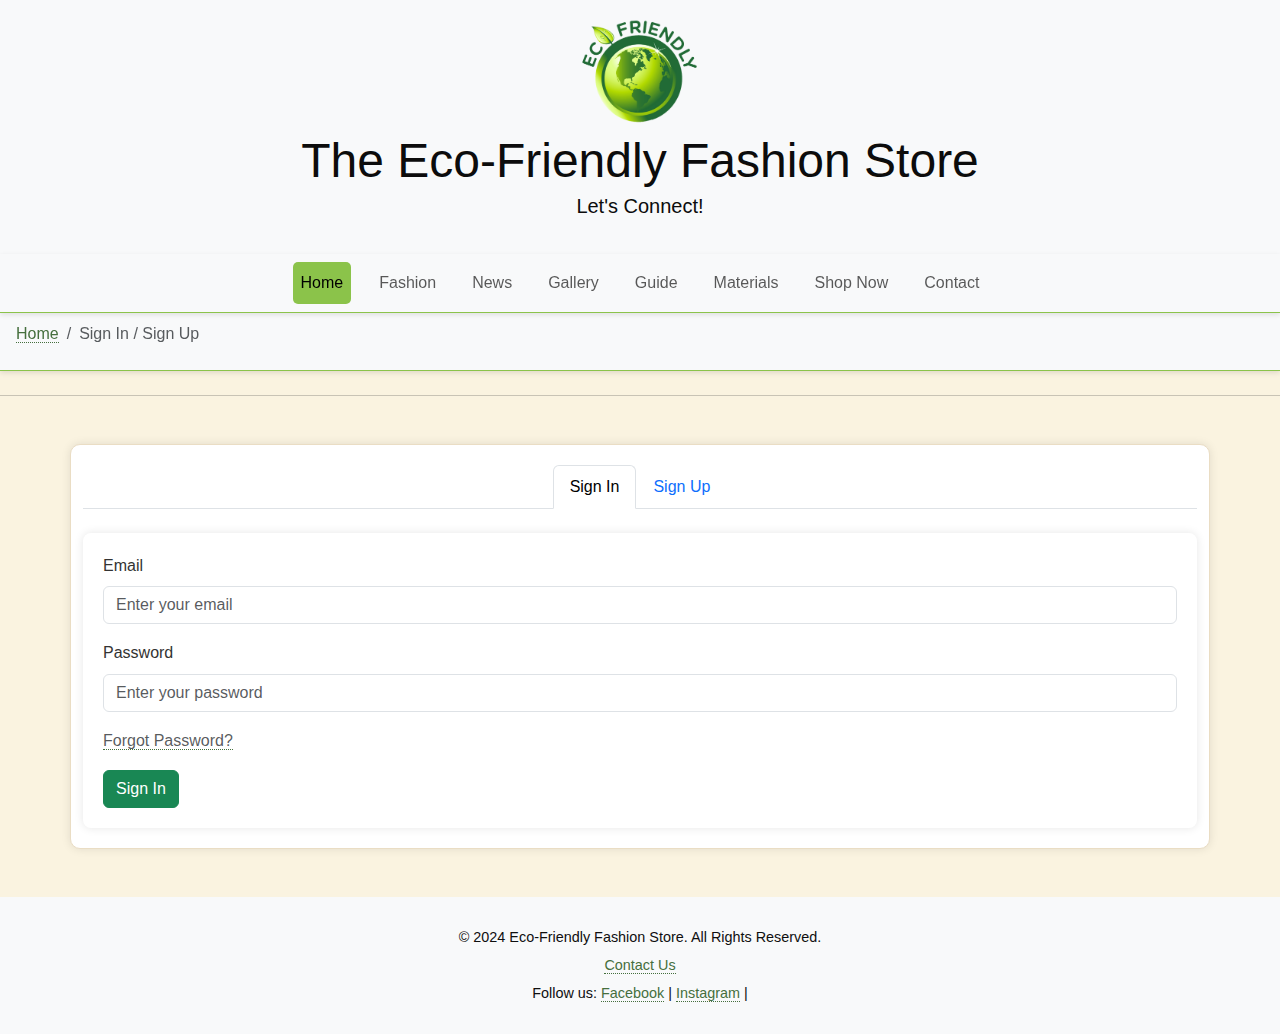
<file: auth.html>
<!DOCTYPE html>
<html lang="en">
<head>
    <meta charset="UTF-8">
    <meta name="viewport" content="width=device-width, initial-scale=1.0">
    <meta name="description" content="Sign in or sign up to explore eco-friendly fashion and sustainable living tips.">
    <meta name="keywords" content="sign in, sign up, eco-friendly fashion, sustainable living">
    <meta name="author" content="Eco-Friendly Fashion Store">
    <title>Sign In/Sign Up | Eco-Friendly Fashion Store</title>
    <link href="https://cdn.jsdelivr.net/npm/bootstrap@5.3.1/dist/css/bootstrap.min.css" rel="stylesheet">
    <link rel="stylesheet" href="style.css">
</head>
<body>
    <!-- Header Section -->
    <header class="bg-light py-3">
        <div class="container text-center">
            <img src="images/logo.png" alt="Logo of The Eco-Friendly Fashion Store" class="img-fluid mb-2" style="max-width: 120px;">
            <h1 class="display-5">The Eco-Friendly Fashion Store</h1>
            <p class="lead">Let's Connect!</p>
        </div>
    </header>

    <!-- Navigation Section -->
    <nav class="navbar navbar-expand-lg navbar-light bg-light sticky-top">
        <div class="container">
            <button class="navbar-toggler" type="button" data-bs-toggle="collapse" data-bs-target="#navbarNav" aria-controls="navbarNav" aria-expanded="false" aria-label="Toggle navigation">
                <span class="navbar-toggler-icon"></span>
            </button>
            <div class="collapse navbar-collapse" id="navbarNav">
                <ul class="navbar-nav mx-auto">
                    <li class="nav-item"><a class="nav-link active" href="index.html">Home</a></li>
                    <li class="nav-item"><a class="nav-link" href="eco-fashion.html">Fashion</a></li>
                    <li class="nav-item"><a class="nav-link" href="newspage.html">News</a></li>
                    <li class="nav-item"><a class="nav-link" href="store-gallery.html">Gallery</a></li>
                    <li class="nav-item"><a class="nav-link" href="waste-reduction.html">Guide</a></li>
                    <li class="nav-item"><a class="nav-link" href="eco-table.html">Materials</a></li>
                    <li class="nav-item"><a class="nav-link" href="order.html">Shop Now</a></li>
                    <li class="nav-item"><a class="nav-link" href="contact.html">Contact</a></li>
                </ul>
            </div>
        </div>
    </nav>

    <!-- Breadcrumb Navigation -->
    <nav aria-label="breadcrumb" class="bg-light px-3 py-2">
        <ol class="breadcrumb">
            <li class="breadcrumb-item"><a href="index.html">Home</a></li>
            <li class="breadcrumb-item active" aria-current="page">Sign In / Sign Up</li>
        </ol>
    </nav>

    <hr class="my-4">

    <!-- Main Content -->
    <main class="container my-5">
        <!-- Tabs -->
        <ul class="nav nav-tabs justify-content-center" id="authTabs" role="tablist">
            <li class="nav-item" role="presentation">
                <button class="nav-link active" id="signInTab" data-bs-toggle="tab" data-bs-target="#signIn" type="button" role="tab" aria-controls="signIn" aria-selected="true">
                    Sign In
                </button>
            </li>
            <li class="nav-item" role="presentation">
                <button class="nav-link" id="signUpTab" data-bs-toggle="tab" data-bs-target="#signUp" type="button" role="tab" aria-controls="signUp" aria-selected="false">
                    Sign Up
                </button>
            </li>
        </ul>

        <!-- Tab Content -->
        <div class="tab-content mt-4" id="authTabContent">
            <!-- Sign In Form -->
            <div class="tab-pane fade show active" id="signIn" role="tabpanel" aria-labelledby="signInTab">
                <form action="mailto:info@ecofriendlyfashion.com" method="post" class="needs-validation" novalidate>
                    <div class="mb-3">
                        <label for="emailSignIn" class="form-label">Email</label>
                        <input type="email" id="emailSignIn" name="email" class="form-control" placeholder="Enter your email" required>
                        <div class="invalid-feedback">Please provide your email.</div>
                    </div>
                    <div class="mb-3">
                        <label for="passwordSignIn" class="form-label">Password</label>
                        <input type="password" id="passwordSignIn" name="password" class="form-control" placeholder="Enter your password" required>
                        <div class="invalid-feedback">Please provide your password.</div>
                    </div>
                    <div class="mb-3">
                        <a href="#" class="text-muted">Forgot Password?</a>
                    </div>
                    <button type="submit" class="btn btn-success">Sign In</button>
                </form>
            </div>

            <!-- Sign Up Form -->
            <div class="tab-pane fade" id="signUp" role="tabpanel" aria-labelledby="signUpTab">
                <form action="mailto:info@ecofriendlyfashion.com" method="post" class="needs-validation" novalidate>
                    <div class="mb-3">
                        <label for="usernameSignUp" class="form-label">Username</label>
                        <input type="text" id="usernameSignUp" name="username" class="form-control" placeholder="Choose a username" required>
                        <div class="invalid-feedback">Please provide a username.</div>
                    </div>
                    <div class="mb-3">
                        <label for="emailSignUp" class="form-label">Email</label>
                        <input type="email" id="emailSignUp" name="email" class="form-control" placeholder="Enter your email" required>
                        <div class="invalid-feedback">Please provide a valid email.</div>
                    </div>
                    <div class="mb-3">
                        <label for="passwordSignUp" class="form-label">Password</label>
                        <input type="password" id="passwordSignUp" name="password" class="form-control" placeholder="Create a password" required>
                        <div class="invalid-feedback">Please provide a password.</div>
                    </div>
                    <div class="mb-3 form-check">
                        <input type="checkbox" id="termsSignUp" class="form-check-input" required>
                        <label for="termsSignUp" class="form-check-label">I agree to the <a href="#">Terms and Conditions</a></label>
                        <div class="invalid-feedback">You must agree to the terms and conditions.</div>
                    </div>
                    <button type="submit" class="btn btn-success">Sign Up</button>
                </form>
            </div>
        </div>
    </main>
<!-- Footer -->
<footer class="bg-light py-4 text-center">
    <p>&copy; 2024 Eco-Friendly Fashion Store. All Rights Reserved.</p>
    <p><a href="contact.html">Contact Us</a></p>
    <p>
        Follow us: 
        <a href="https://facebook.com" target="_blank">Facebook</a> | 
        <a href="https://instagram.com" target="_blank">Instagram</a> | 
        
    </p>
</footer>

<!-- Custom JavaScript -->
<script src="main.js"></script>

<!-- Bootstrap Bundle JavaScript -->
<script src="https://cdn.jsdelivr.net/npm/bootstrap@5.3.1/dist/js/bootstrap.bundle.min.js"></script>
</body>
</html>
</file>
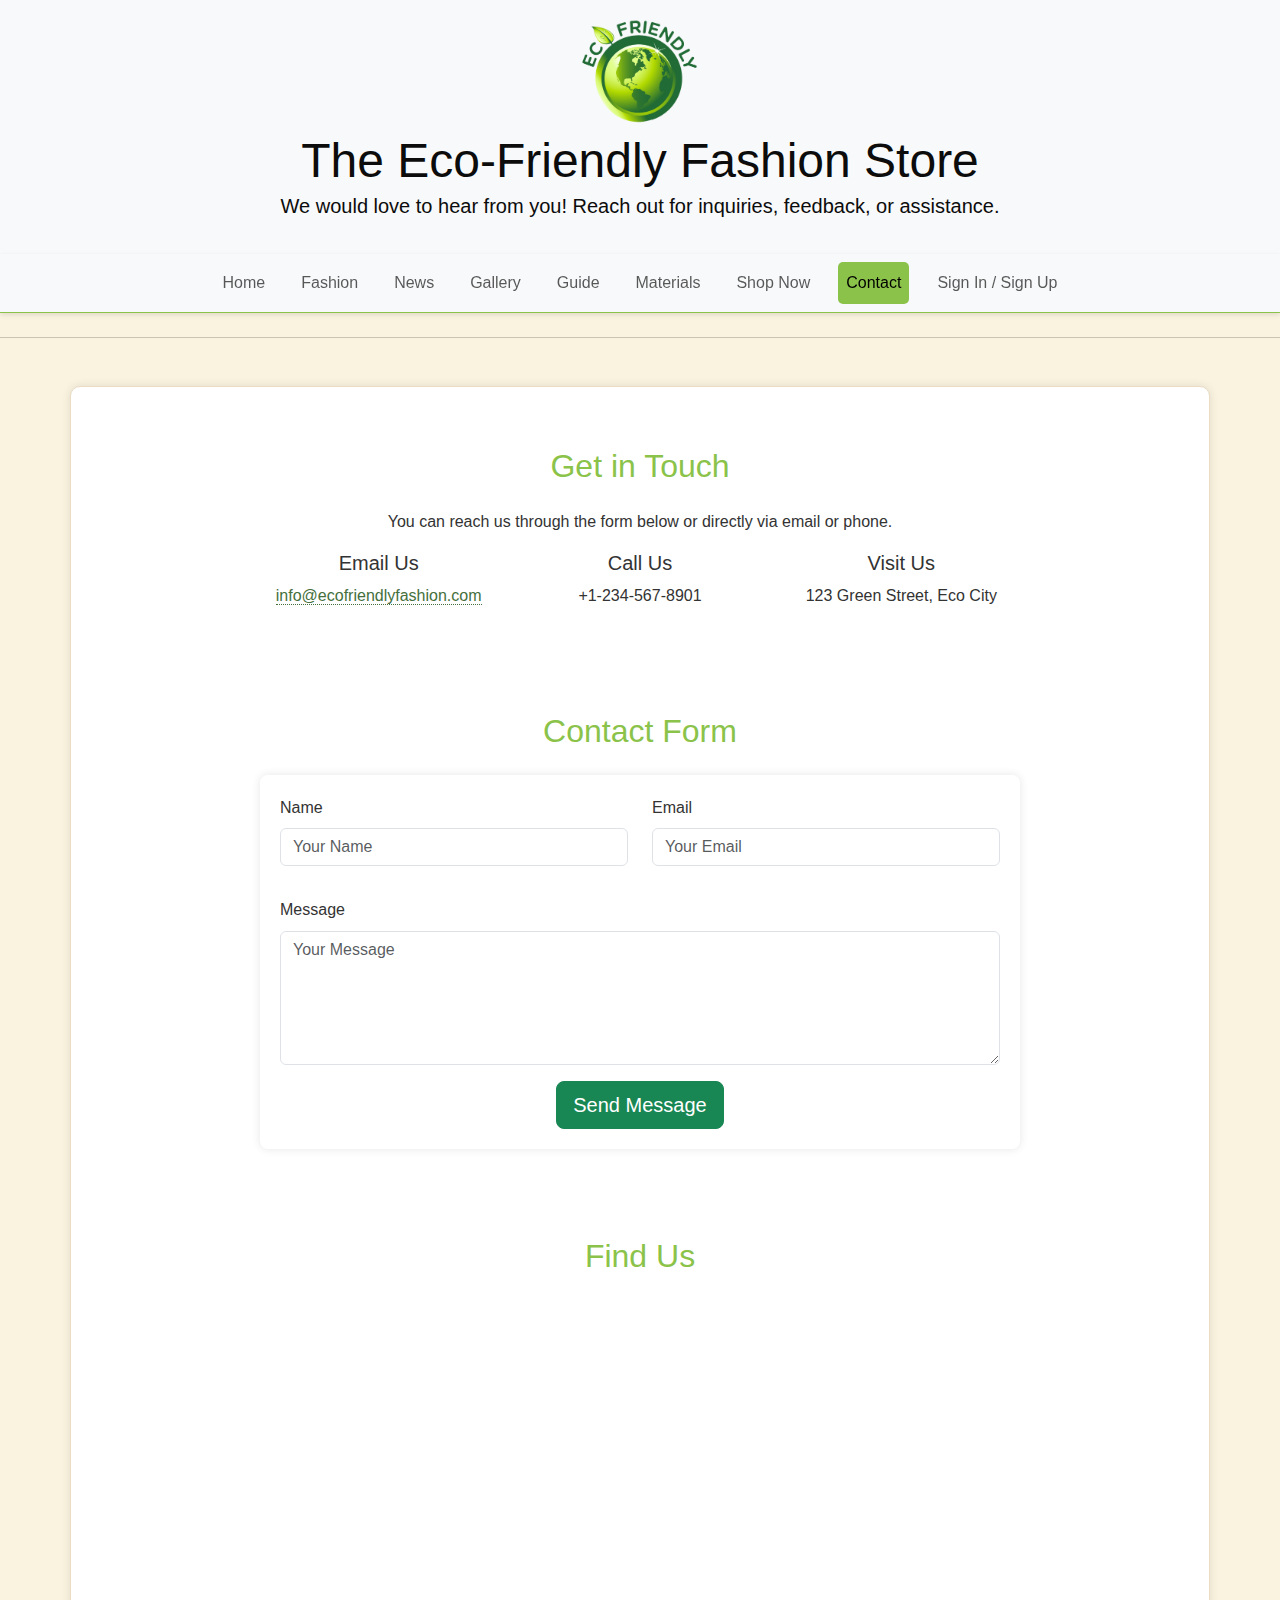
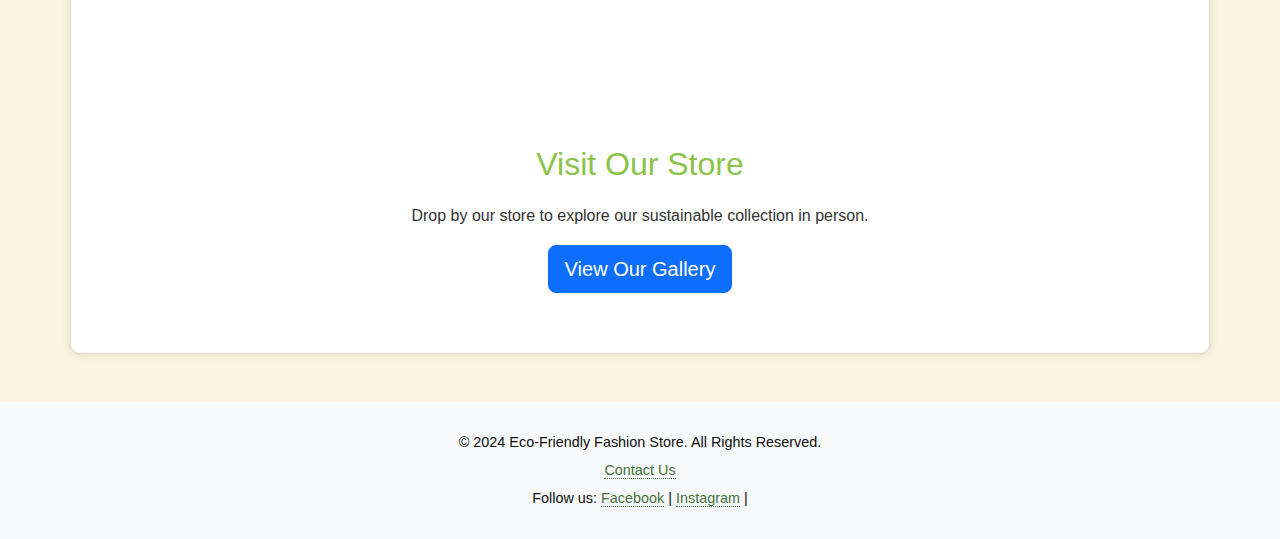
<file: contact.html>
<!DOCTYPE html>
<html lang="en">
<head>
    <meta charset="UTF-8">
    <meta name="viewport" content="width=device-width, initial-scale=1.0">
    <meta name="description" content="Get in touch with Eco-Friendly Fashion Store for inquiries, feedback, or assistance.">
    <meta name="keywords" content="contact, eco-friendly fashion store, customer support, feedback">
    <meta name="author" content="Eco-Friendly Fashion Store">
    <title>Contact Us | Eco-Friendly Fashion Store</title>
    <link href="https://cdn.jsdelivr.net/npm/bootstrap@5.3.1/dist/css/bootstrap.min.css" rel="stylesheet">
    <link rel="stylesheet" href="style.css">
</head>
<body>
    <!-- Header Section -->
    <header class="bg-light py-3">
        <div class="container text-center">
            <img src="images/logo.png" alt="Eco-Friendly Fashion Logo" class="img-fluid mb-2" style="max-width: 120px;">
            <h1 class="display-5">The Eco-Friendly Fashion Store</h1>
            <p class="lead">We would love to hear from you! Reach out for inquiries, feedback, or assistance.</p>
        </div>
    </header>

    <!-- Navigation Section -->
    <nav class="navbar navbar-expand-lg navbar-light bg-light sticky-top">
        <div class="container">
            <button class="navbar-toggler" type="button" data-bs-toggle="collapse" data-bs-target="#navbarNav" aria-controls="navbarNav" aria-expanded="false" aria-label="Toggle navigation">
                <span class="navbar-toggler-icon"></span>
            </button>
            <div class="collapse navbar-collapse" id="navbarNav">
                <ul class="navbar-nav mx-auto">
                    <li class="nav-item"><a class="nav-link" href="index.html">Home</a></li>
                    <li class="nav-item"><a class="nav-link" href="eco-fashion.html">Fashion</a></li>
                    <li class="nav-item"><a class="nav-link" href="newspage.html">News</a></li>
                    <li class="nav-item"><a class="nav-link" href="store-gallery.html">Gallery</a></li>
                    <li class="nav-item"><a class="nav-link" href="waste-reduction.html">Guide</a></li>
                    <li class="nav-item"><a class="nav-link" href="eco-table.html">Materials</a></li>
                    <li class="nav-item"><a class="nav-link" href="order.html">Shop Now</a></li>
                    <li class="nav-item"><a class="nav-link active" href="contact.html">Contact</a></li>
                    <li class="nav-item"><a class="nav-link" href="auth.html">Sign In / Sign Up</a></li>
                </ul>
            </div>
        </div>
    </nav>

    <hr class="my-4">

    <!-- Main Content -->
    <main class="container my-5">
        <!-- Contact Information -->
        <section id="contact-info" class="mb-5">
            <h2 class="text-center mb-4">Get in Touch</h2>
            <p class="text-center">You can reach us through the form below or directly via email or phone.</p>
            <div class="row text-center">
                <div class="col-md-4">
                    <h5>Email Us</h5>
                    <p><a href="mailto:info@ecofriendlyfashion.com">info@ecofriendlyfashion.com</a></p>
                </div>
                <div class="col-md-4">
                    <h5>Call Us</h5>
                    <p>+1-234-567-8901</p>
                </div>
                <div class="col-md-4">
                    <h5>Visit Us</h5>
                    <p>123 Green Street, Eco City</p>
                </div>
            </div>
        </section>

        <!-- Contact Form Section -->
        <section id="contact-form" class="mb-5">
            <h2 class="text-center mb-4">Contact Form</h2>
            <form action="mailto:info@ecofriendlyfashion.com" method="post" enctype="text/plain" class="needs-validation" novalidate>
                <div class="row mb-3">
                    <div class="col-md-6">
                        <label for="name" class="form-label">Name</label>
                        <input type="text" id="name" name="name" class="form-control" placeholder="Your Name" required>
                        <div class="invalid-feedback">Please enter your name.</div>
                    </div>
                    <div class="col-md-6">
                        <label for="email" class="form-label">Email</label>
                        <input type="email" id="email" name="email" class="form-control" placeholder="Your Email" required>
                        <div class="invalid-feedback">Please enter a valid email address.</div>
                    </div>
                </div>
                <div class="mb-3">
                    <label for="message" class="form-label">Message</label>
                    <textarea id="message" name="message" class="form-control" rows="5" placeholder="Your Message" required></textarea>
                    <div class="invalid-feedback">Please enter a message.</div>
                </div>
                <div class="text-center">
                    <button type="submit" class="btn btn-success btn-lg">Send Message</button>
                </div>
            </form>
        </section>

        <!-- Google Map Embed -->
        <section id="map" class="mb-5">
            <h2 class="text-center mb-4">Find Us</h2>
            <div class="text-center">
                <iframe 
                    src="https://www.google.com/maps/embed?pb=!1m18!1m12!1m3!1d3153.8354345099647!2d-122.41941548468152!3d37.77492977975965!2m3!1f0!2f0!3f0!3m2!1i1024!2i768!4f13.1!3m3!1m2!1s0x8085809c5a1b0e35%3A0x4e3a2b427ff38e0!2sGreen%20Street%2C%20San%20Francisco%2C%20CA%2C%20USA!5e0!3m2!1sen!2s!4v1670078673901!5m2!1sen!2s" 
                    width="100%" height="350" style="border:0;" allowfullscreen="" loading="lazy"></iframe>
            </div>
        </section>

        <!-- Call to Action -->
        <section id="cta" class="text-center mt-5">
            <h2>Visit Our Store</h2>
            <p>Drop by our store to explore our sustainable collection in person.</p>
            <a href="store-gallery.html" class="btn btn-primary btn-lg">View Our Gallery</a>
        </section>
    </main>

     <!-- Footer -->
     <footer class="bg-light py-4 text-center">
        <p>&copy; 2024 Eco-Friendly Fashion Store. All Rights Reserved.</p>
        <p><a href="contact.html">Contact Us</a></p>
        <p>
            Follow us: 
            <a href="https://facebook.com" target="_blank">Facebook</a> | 
            <a href="https://instagram.com" target="_blank">Instagram</a> | 
            
        </p>
    </footer>
    
    <!-- Custom JavaScript -->
    <script src="main.js"></script>
    
    <!-- Bootstrap Bundle JavaScript -->
    <script src="https://cdn.jsdelivr.net/npm/bootstrap@5.3.1/dist/js/bootstrap.bundle.min.js"></script>
</body>
</html>
</file>
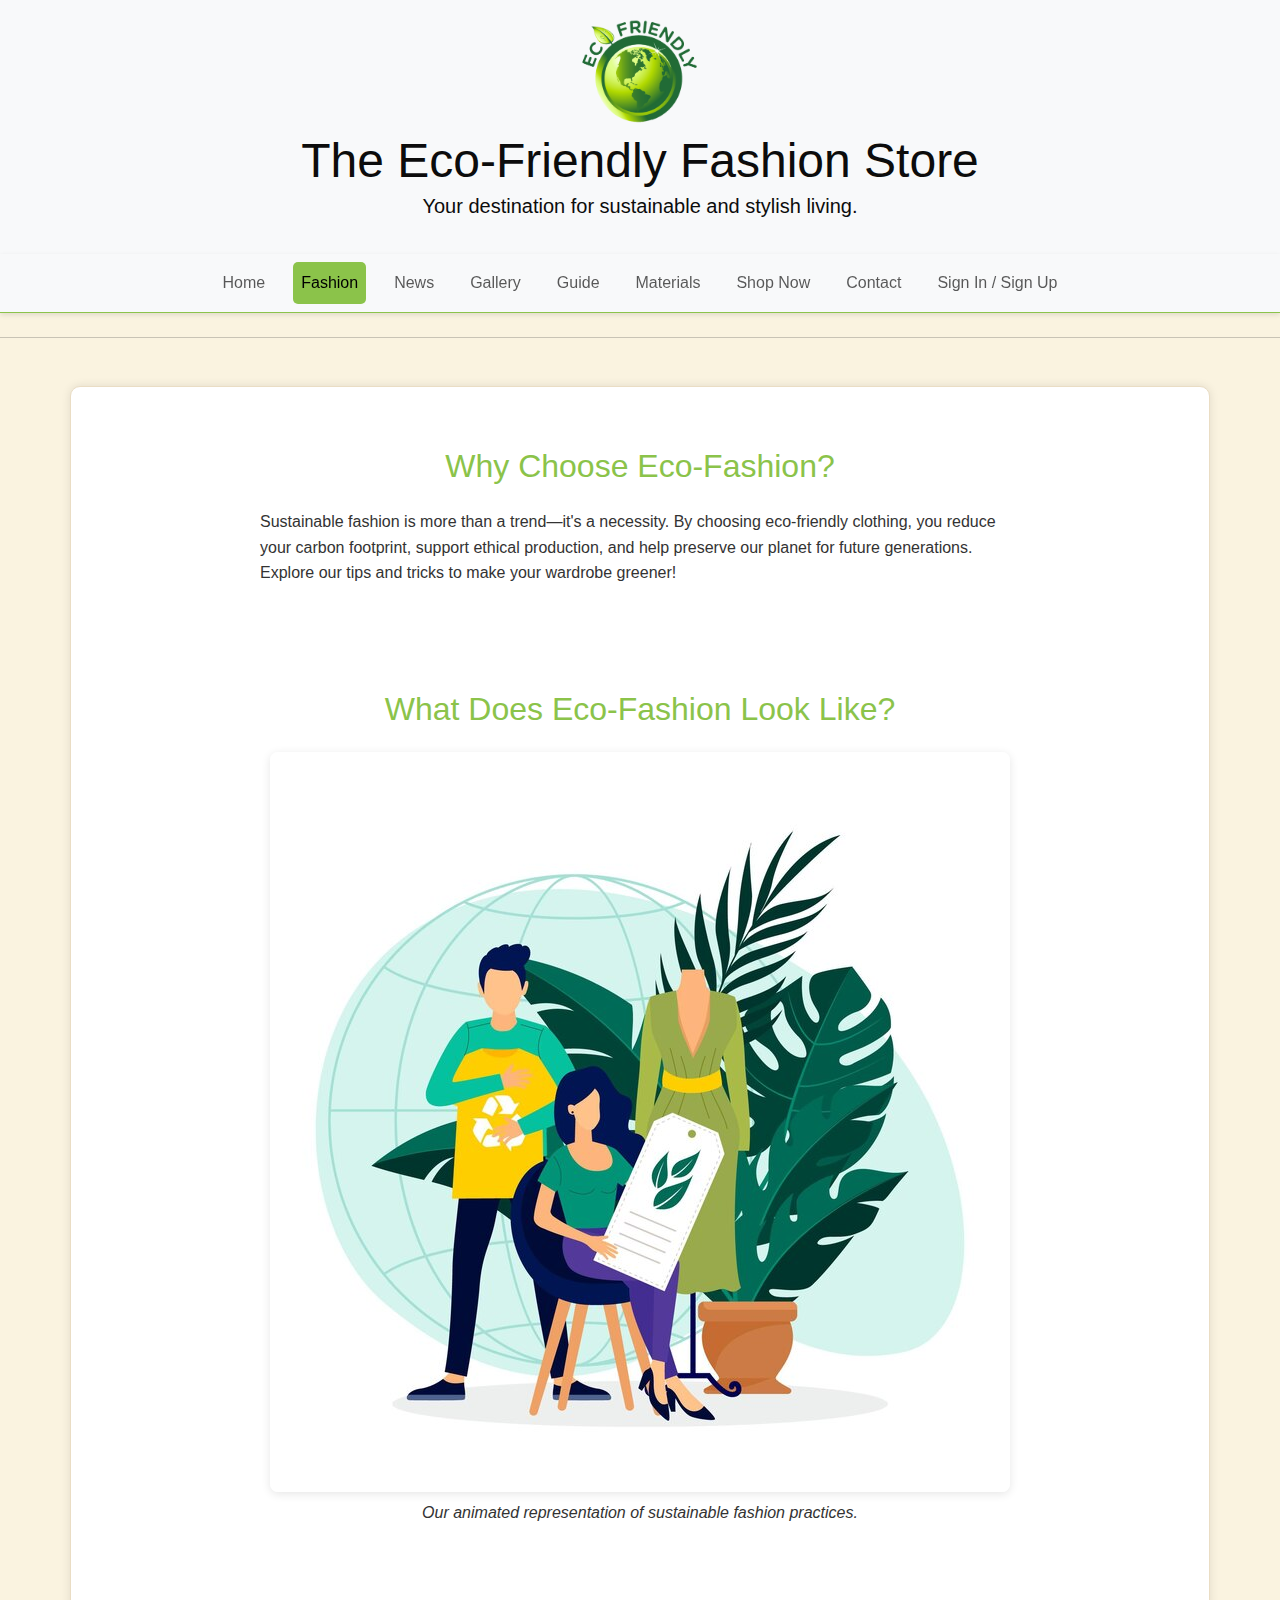
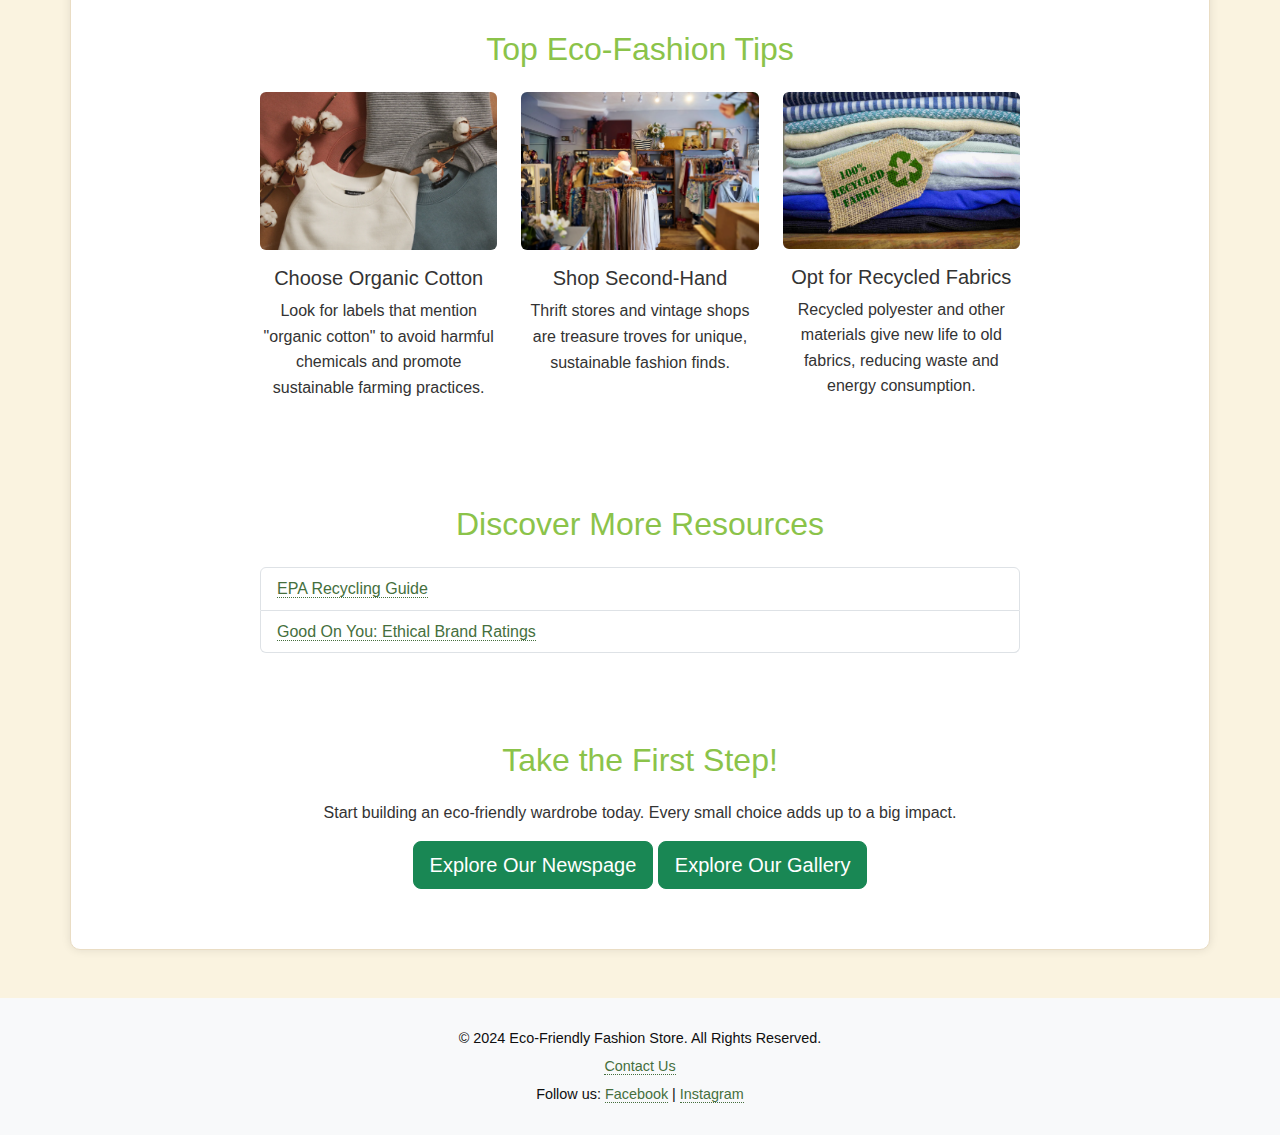
<file: eco-fashion.html>
<!DOCTYPE html>
<html lang="en">
<head>
    <meta charset="UTF-8">
    <meta name="viewport" content="width=device-width, initial-scale=1.0">
    <meta name="description" content="Learn about sustainable fashion practices and discover eco-friendly clothing tips.">
    <meta name="keywords" content="eco fashion, sustainable clothing, green fashion, eco-friendly tips">
    <meta name="author" content="Eco-Friendly Fashion Store">
    <title>Eco-Fashion | The Eco-Friendly Fashion Store</title>
    <link href="https://cdn.jsdelivr.net/npm/bootstrap@5.3.1/dist/css/bootstrap.min.css" rel="stylesheet">
    <link rel="stylesheet" href="style.css">
</head>
<body>
    <!-- Header Section -->
    <header class="bg-light py-3">
        <div class="container text-center">
            <img src="images/logo.png" alt="Logo of The Eco-Friendly Fashion Store" class="img-fluid mb-2" style="max-width: 120px;">
            <h1 class="display-5">The Eco-Friendly Fashion Store</h1>
            <p class="lead">Your destination for sustainable and stylish living.</p>
        </div>
    </header>

    <!-- Navigation Section -->
    <nav class="navbar navbar-expand-lg navbar-light bg-light sticky-top">
        <div class="container">
            <button class="navbar-toggler" type="button" data-bs-toggle="collapse" data-bs-target="#navbarNav" aria-controls="navbarNav" aria-expanded="false" aria-label="Toggle navigation">
                <span class="navbar-toggler-icon"></span>
            </button>
            <div class="collapse navbar-collapse" id="navbarNav">
                <ul class="navbar-nav mx-auto">
                    <li class="nav-item"><a class="nav-link" href="index.html">Home</a></li>
                    <li class="nav-item"><a class="nav-link active" href="eco-fashion.html">Fashion</a></li>
                    <li class="nav-item"><a class="nav-link" href="newspage.html">News</a></li>
                    <li class="nav-item"><a class="nav-link" href="store-gallery.html">Gallery</a></li>
                    <li class="nav-item"><a class="nav-link" href="waste-reduction.html">Guide</a></li>
                    <li class="nav-item"><a class="nav-link" href="eco-table.html">Materials</a></li>
                    <li class="nav-item"><a class="nav-link" href="order.html">Shop Now</a></li>
                    <li class="nav-item"><a class="nav-link" href="contact.html">Contact</a></li>
                    <li class="nav-item"><a class="nav-link" href="auth.html">Sign In / Sign Up</a></li>

                </ul>
            </div>
        </div>
    </nav>

    <hr class="my-4">

    <!-- Main Content -->
    <main class="container my-5">
        <!-- Intro Section -->
        <section id="intro" class="mb-5">
            <h2 class="text-center mb-4">Why Choose Eco-Fashion?</h2>
            <p>Sustainable fashion is more than a trend—it's a necessity. By choosing eco-friendly clothing, you reduce your carbon footprint, support ethical production, and help preserve our planet for future generations. Explore our tips and tricks to make your wardrobe greener!</p>
        </section>

        <!-- Animated Image Section -->
<section id="animated-image" class="mb-5">
    <h2 class="text-center mb-4">What Does Eco-Fashion Look Like?</h2>
    <div class="text-center">
        <img src="images/Fashion.png" alt="Eco-Friendly Fashion" class="animated-fashion">
        <p class="mt-2"><em>Our animated representation of sustainable fashion practices.</em></p>
    </div>
</section>


        <!-- Tips Section -->
        <section id="tips" class="mb-5">
            <h2 class="text-center mb-4">Top Eco-Fashion Tips</h2>
            <div class="row text-center">
                <div class="col-md-4">
                    <img src="images/Cotton.jpg" alt="Organic Cotton Clothing" class="img-fluid rounded mb-3">
                    <h5>Choose Organic Cotton</h5>
                    <p>Look for labels that mention "organic cotton" to avoid harmful chemicals and promote sustainable farming practices.</p>
                </div>
                <div class="col-md-4">
                    <img src="images/thrift.jpg" alt="Thrift Shopping" class="img-fluid rounded mb-3">
                    <h5>Shop Second-Hand</h5>
                    <p>Thrift stores and vintage shops are treasure troves for unique, sustainable fashion finds.</p>
                </div>
                <div class="col-md-4">
                    <img src="images/recycled-fabrics.jpg" alt="Recycled Fabrics" class="img-fluid rounded mb-3">
                    <h5>Opt for Recycled Fabrics</h5>
                    <p>Recycled polyester and other materials give new life to old fabrics, reducing waste and energy consumption.</p>
                </div>
            </div>
        </section>

        <!-- External Resources Section -->
        <section id="resources" class="mb-5">
            <h2 class="text-center mb-4">Discover More Resources</h2>
            <ul class="list-group">
                <li class="list-group-item"><a href="https://www.epa.gov/recycle" target="_blank">EPA Recycling Guide</a></li>
                <li class="list-group-item"><a href="https://goodonyou.eco/" target="_blank">Good On You: Ethical Brand Ratings</a></li>
            </ul>
        </section>

        <!-- Call to Action -->
        <section id="cta" class="text-center">
            <h2>Take the First Step!</h2>
            <p>Start building an eco-friendly wardrobe today. Every small choice adds up to a big impact.</p>
            <a href="newspage.html" class="btn btn-success btn-lg">Explore Our Newspage</a>

            <a href="store-gallery.html" class="btn btn-success btn-lg">Explore Our Gallery</a>
        </section>
    </main>

    <!-- Footer -->
    <footer class="bg-light py-4 text-center">
        <p>&copy; 2024 Eco-Friendly Fashion Store. All Rights Reserved.</p>
        <p><a href="contact.html">Contact Us</a></p>
        <p>
            Follow us:
            <a href="https://facebook.com" target="_blank">Facebook</a> |
            <a href="https://instagram.com" target="_blank">Instagram</a>
        </p>
    </footer>

    <script src="https://cdn.jsdelivr.net/npm/bootstrap@5.3.1/dist/js/bootstrap.bundle.min.js"></script>
</body>
</html>
</file>
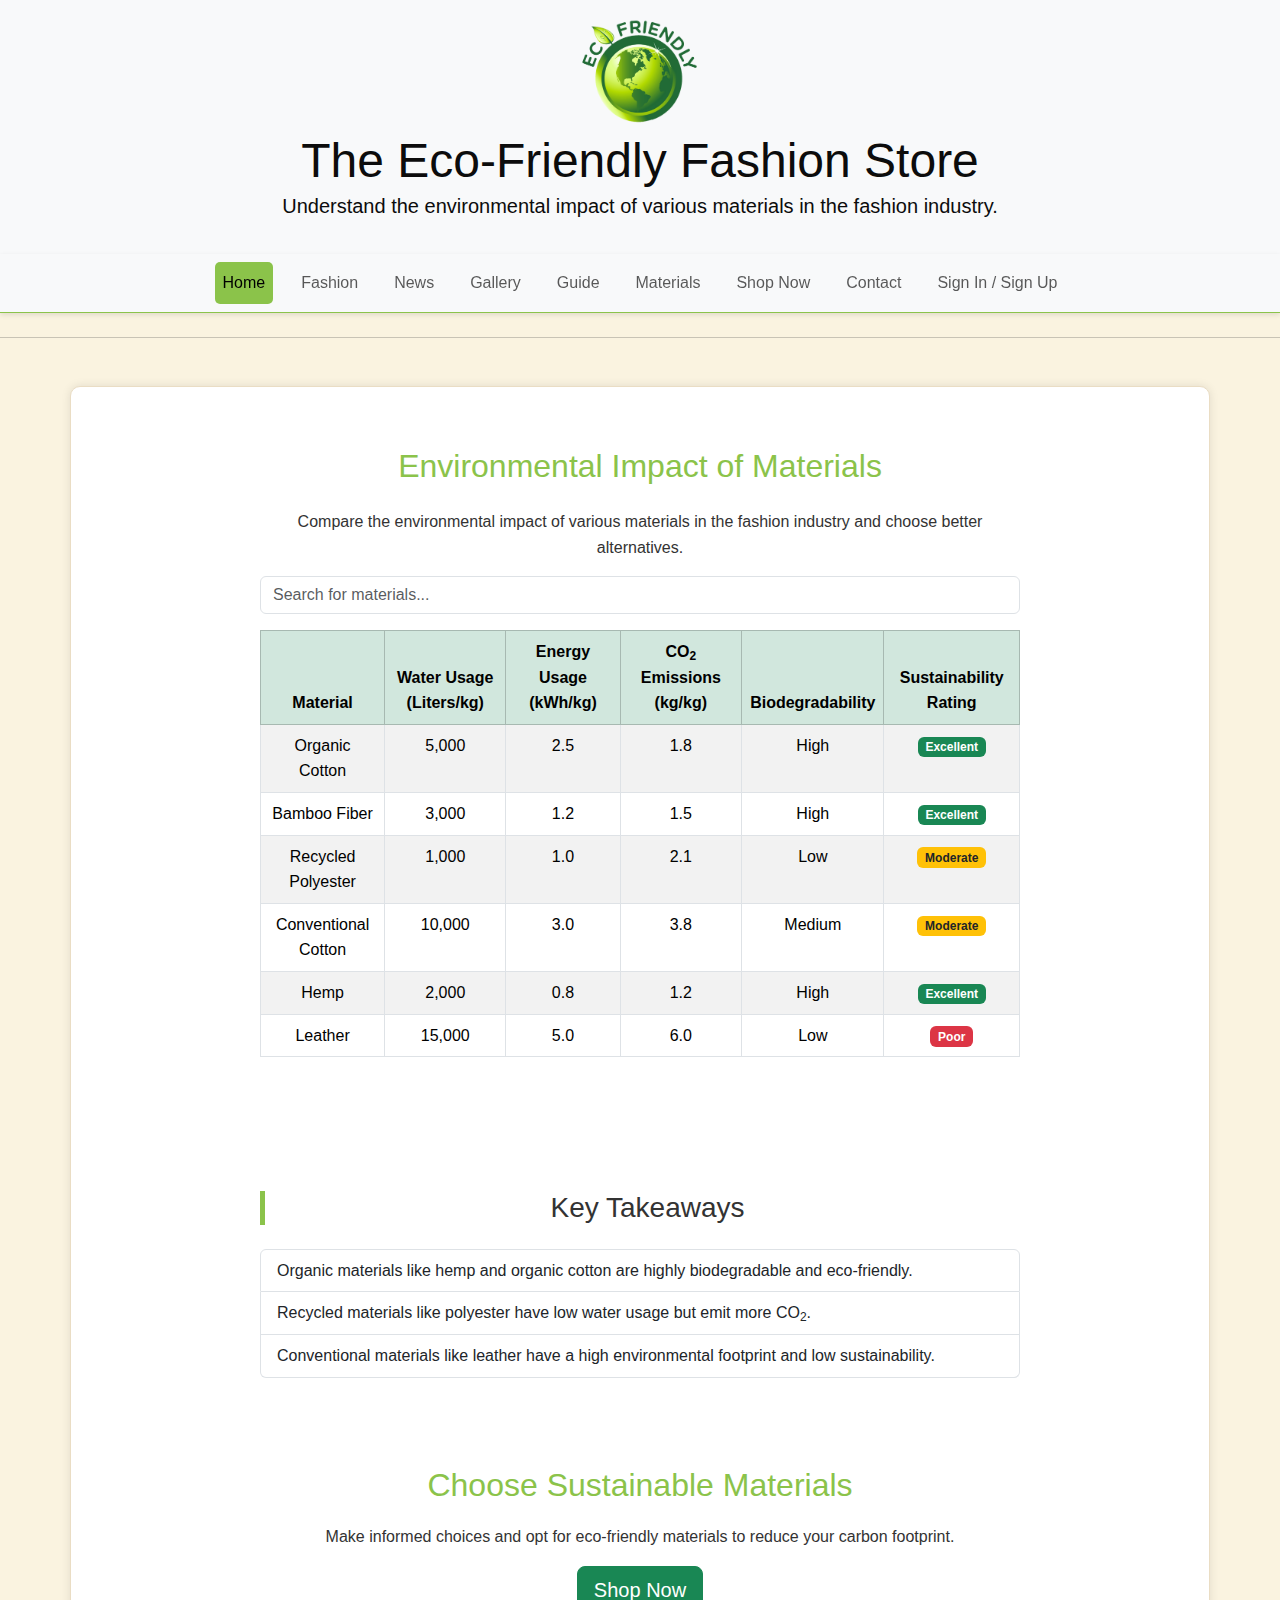
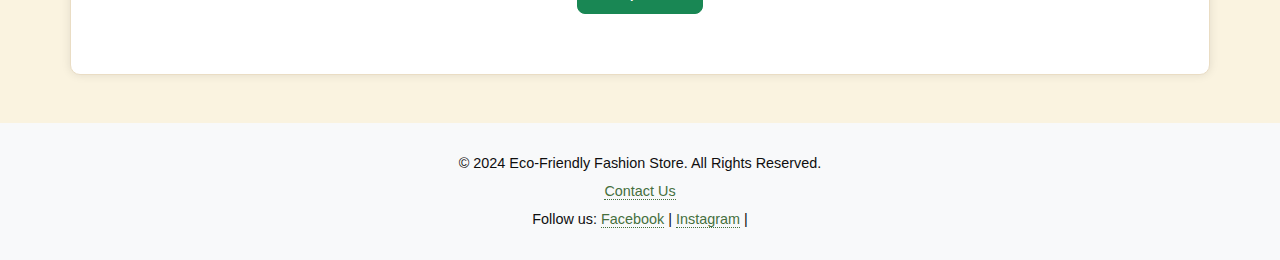
<file: eco-table.html>
<!DOCTYPE html>
<html lang="en">
<head>
    <meta charset="UTF-8">
    <meta name="viewport" content="width=device-width, initial-scale=1.0">
    <meta name="description" content="Learn about the environmental impact of materials used in the fashion industry through an organized table.">
    <meta name="keywords" content="eco-friendly materials, sustainable materials, fashion impact, eco-table">
    <meta name="author" content="Eco-Friendly Fashion Store">
    <title>Eco Material Comparison | Eco-Friendly Fashion Store</title>
    <link href="https://cdn.jsdelivr.net/npm/bootstrap@5.3.1/dist/css/bootstrap.min.css" rel="stylesheet">
    <link rel="stylesheet" href="style.css">
</head>
<body>
    <!-- Header Section -->
    <header class="bg-light py-3">
        <div class="container text-center">
            <img src="images/logo.png" alt="Eco-Friendly Fashion Logo" class="img-fluid mb-2" style="max-width: 120px;">
            <h1 class="display-5">The Eco-Friendly Fashion Store</h1>
            <p class="lead">Understand the environmental impact of various materials in the fashion industry.</p>
        </div>
    </header>

    <!-- Navigation Section -->
    <nav class="navbar navbar-expand-lg navbar-light bg-light sticky-top">
        <div class="container">
            <button class="navbar-toggler" type="button" data-bs-toggle="collapse" data-bs-target="#navbarNav" aria-controls="navbarNav" aria-expanded="false" aria-label="Toggle navigation">
                <span class="navbar-toggler-icon"></span>
            </button>
            <div class="collapse navbar-collapse" id="navbarNav">
                <ul class="navbar-nav mx-auto">
                    <li class="nav-item"><a class="nav-link active" href="index.html">Home</a></li>
                    <li class="nav-item"><a class="nav-link" href="eco-fashion.html">Fashion</a></li>
                    <li class="nav-item"><a class="nav-link" href="newspage.html">News</a></li>
                    <li class="nav-item"><a class="nav-link" href="store-gallery.html">Gallery</a></li>
                    <li class="nav-item"><a class="nav-link" href="waste-reduction.html">Guide</a></li>
                    <li class="nav-item"><a class="nav-link" href="eco-table.html">Materials</a></li>
                    <li class="nav-item"><a class="nav-link" href="order.html">Shop Now</a></li>
                    <li class="nav-item"><a class="nav-link" href="contact.html">Contact</a></li>
                    <!-- Sign-In/Sign-Up -->
                    <li class="nav-item"><a class="nav-link" href="auth.html">Sign In / Sign Up</a></li>
                </ul>
            </div>
        </div>
    </nav>

    <hr class="my-4">

    <!-- Main Content -->
    <main class="container my-5">
        <!-- Eco-Table Section -->
        <section id="eco-table" class="mb-5">
            <h2 class="text-center mb-4">Environmental Impact of Materials</h2>
            <p class="text-center">Compare the environmental impact of various materials in the fashion industry and choose better alternatives.</p>

            <!-- Search Bar -->
            <div class="mb-3">
                <input id="materialSearch" type="text" class="form-control" placeholder="Search for materials..." onkeyup="searchTable()">
            </div>

            <div class="table-responsive">
                <table class="table table-bordered table-striped text-center" id="materialTable">
                    <thead class="table-success">
                        <tr>
                            <th>Material</th>
                            <th>Water Usage (Liters/kg)</th>
                            <th>Energy Usage (kWh/kg)</th>
                            <th>CO<sub>2</sub> Emissions (kg/kg)</th>
                            <th>Biodegradability</th>
                            <th>Sustainability Rating</th>
                        </tr>
                    </thead>
                    <tbody>
                        <tr>
                            <td>Organic Cotton</td>
                            <td>5,000</td>
                            <td>2.5</td>
                            <td>1.8</td>
                            <td>High</td>
                            <td><span class="badge bg-success">Excellent</span></td>
                        </tr>
                        <tr>
                            <td>Bamboo Fiber</td>
                            <td>3,000</td>
                            <td>1.2</td>
                            <td>1.5</td>
                            <td>High</td>
                            <td><span class="badge bg-success">Excellent</span></td>
                        </tr>
                        <tr>
                            <td>Recycled Polyester</td>
                            <td>1,000</td>
                            <td>1.0</td>
                            <td>2.1</td>
                            <td>Low</td>
                            <td><span class="badge bg-warning text-dark">Moderate</span></td>
                        </tr>
                        <tr>
                            <td>Conventional Cotton</td>
                            <td>10,000</td>
                            <td>3.0</td>
                            <td>3.8</td>
                            <td>Medium</td>
                            <td><span class="badge bg-warning text-dark">Moderate</span></td>
                        </tr>
                        <tr>
                            <td>Hemp</td>
                            <td>2,000</td>
                            <td>0.8</td>
                            <td>1.2</td>
                            <td>High</td>
                            <td><span class="badge bg-success">Excellent</span></td>
                        </tr>
                        <tr>
                            <td>Leather</td>
                            <td>15,000</td>
                            <td>5.0</td>
                            <td>6.0</td>
                            <td>Low</td>
                            <td><span class="badge bg-danger">Poor</span></td>
                        </tr>
                    </tbody>
                </table>
            </div>
        </section>

        <!-- Key Takeaways Section -->
        <section id="key-takeaways" class="mb-5">
            <h3 class="text-center mb-4">Key Takeaways</h3>
            <ul class="list-group">
                <li class="list-group-item"><i class="bi bi-check-circle text-success"></i> Organic materials like hemp and organic cotton are highly biodegradable and eco-friendly.</li>
                <li class="list-group-item"><i class="bi bi-exclamation-circle text-warning"></i> Recycled materials like polyester have low water usage but emit more CO<sub>2</sub>.</li>
                <li class="list-group-item"><i class="bi bi-x-circle text-danger"></i> Conventional materials like leather have a high environmental footprint and low sustainability.</li>
            </ul>
        </section>

        <!-- Call to Action -->
        <section id="cta" class="text-center">
            <h2>Choose Sustainable Materials</h2>
            <p>Make informed choices and opt for eco-friendly materials to reduce your carbon footprint.</p>
            <a href="order.html" class="btn btn-success btn-lg">Shop Now</a>
        </section>
    </main>

  <!-- Footer -->
  <footer class="bg-light py-4 text-center">
    <p>&copy; 2024 Eco-Friendly Fashion Store. All Rights Reserved.</p>
    <p><a href="contact.html">Contact Us</a></p>
    <p>
        Follow us: 
        <a href="https://facebook.com" target="_blank">Facebook</a> | 
        <a href="https://instagram.com" target="_blank">Instagram</a> | 
        
    </p>
</footer>

<!-- Custom JavaScript -->
<script src="main.js"></script>

<!-- Bootstrap Bundle JavaScript -->
<script src="https://cdn.jsdelivr.net/npm/bootstrap@5.3.1/dist/js/bootstrap.bundle.min.js"></script>
</body>
</html>
</file>
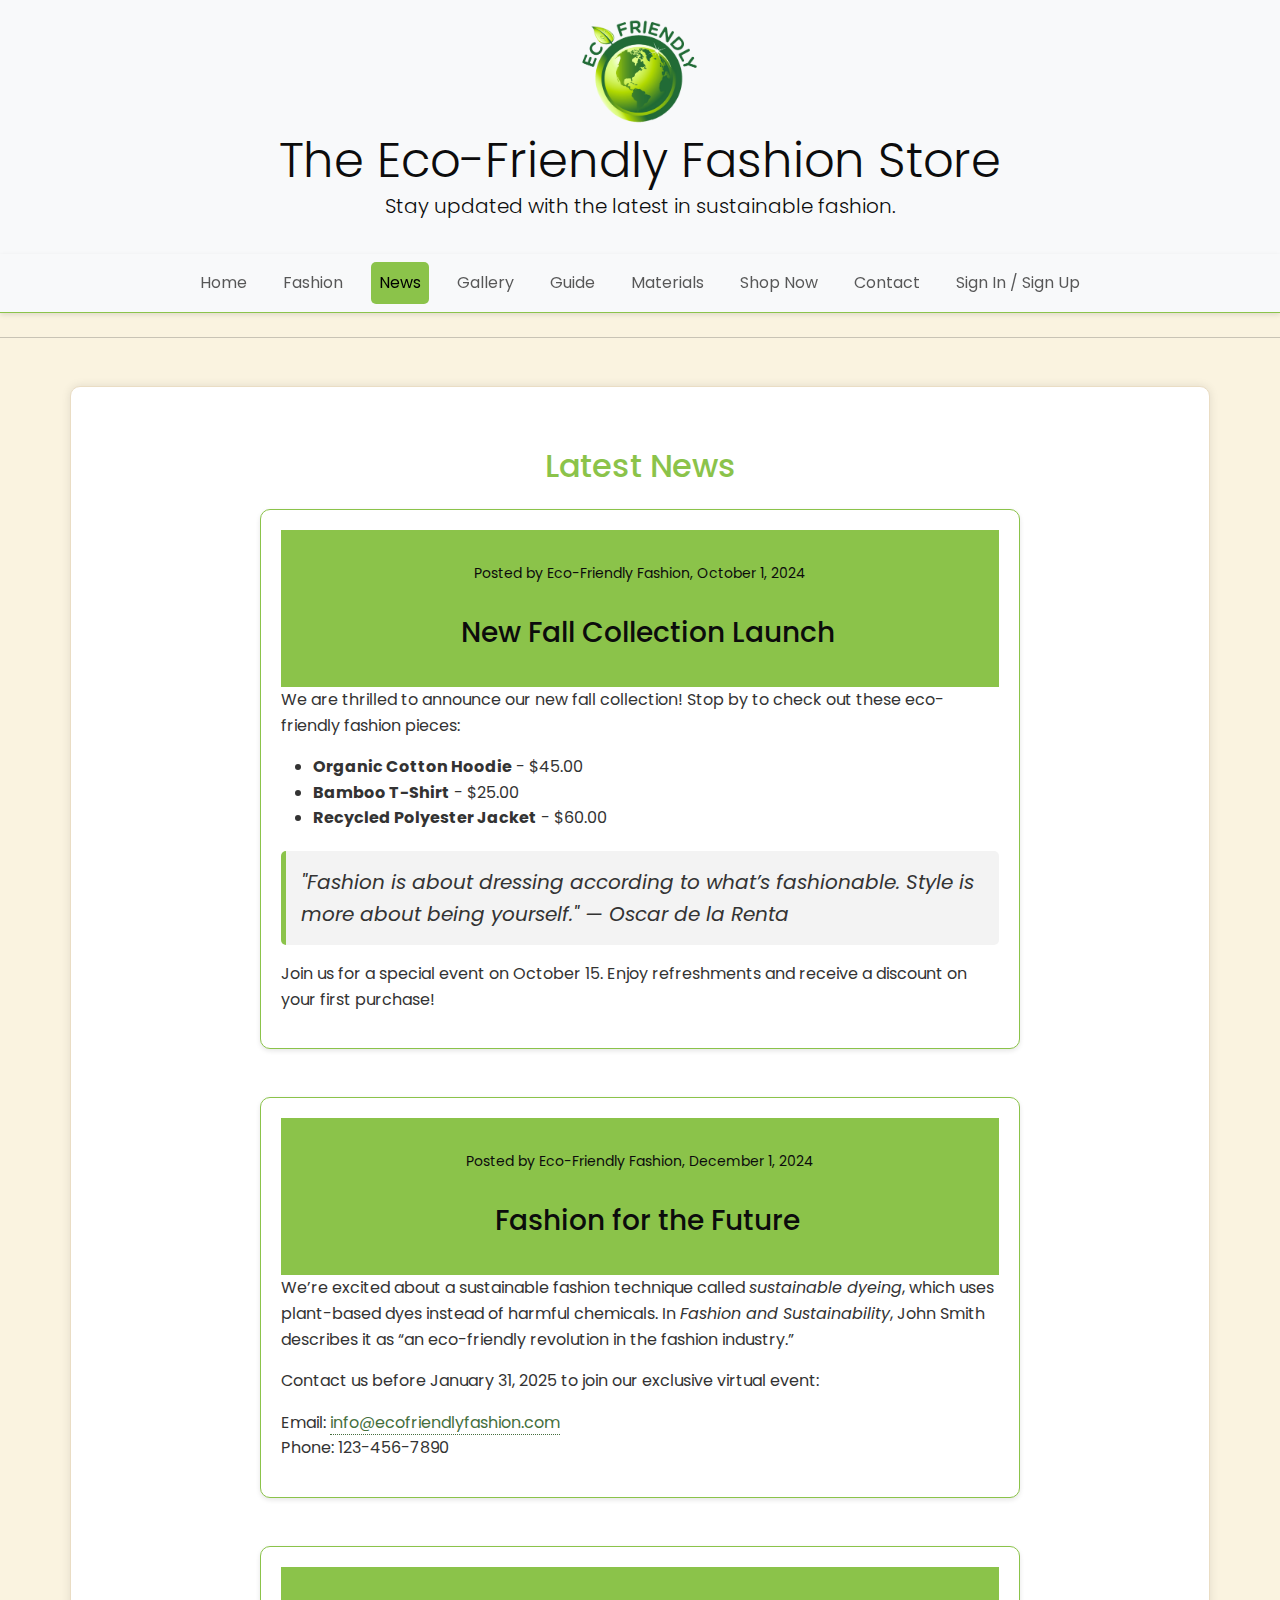
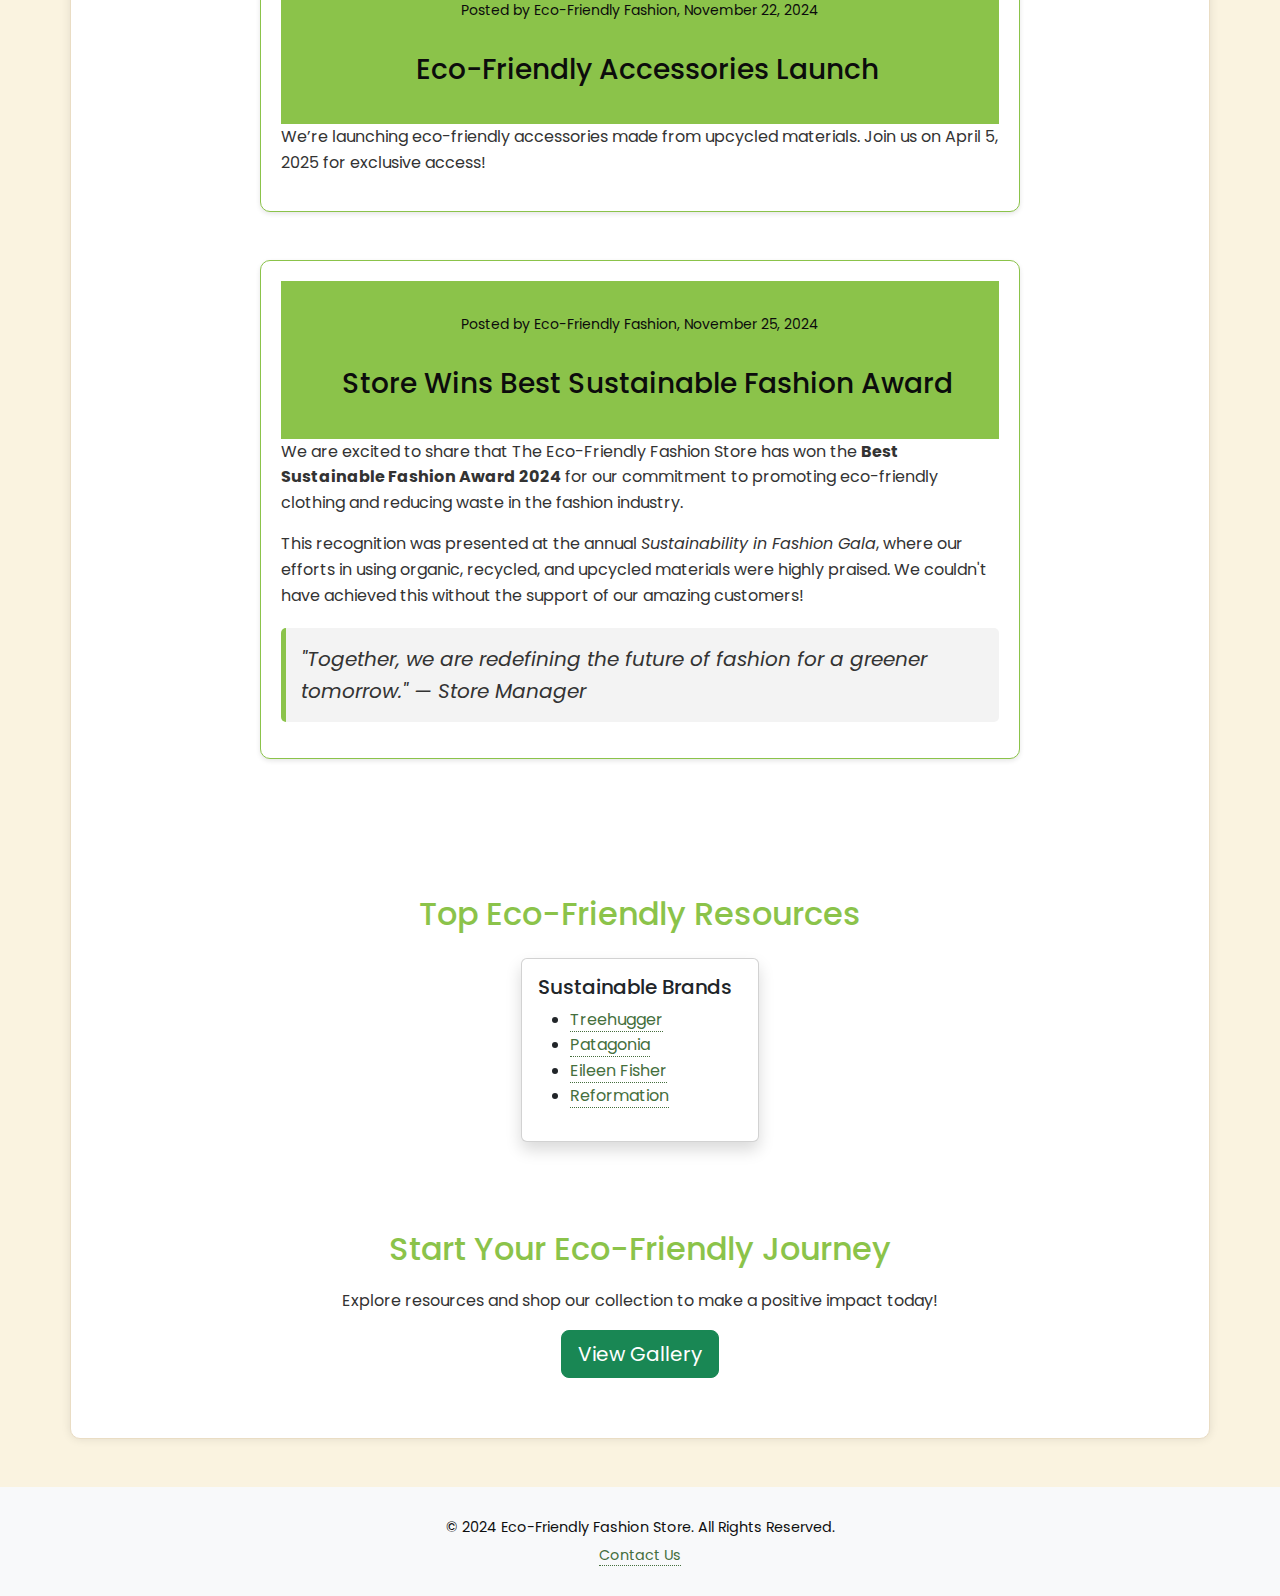
<file: newspage.html>
<!DOCTYPE html>
<html lang="en">
<head>
    <meta charset="UTF-8">
    <meta name="viewport" content="width=device-width, initial-scale=1.0">
    <meta name="description" content="Discover the latest news and updates about eco-friendly fashion, sustainable techniques, and upcoming events.">
    <meta name="keywords" content="eco-friendly news, sustainable fashion, green living, sustainable updates">
    <meta name="author" content="Eco-Friendly Fashion Store">
    <title>News & Updates | Eco-Friendly Fashion Store</title>
    <link href="https://cdn.jsdelivr.net/npm/bootstrap@5.3.1/dist/css/bootstrap.min.css" rel="stylesheet">
    <link rel="stylesheet" href="style.css">
    <link href="https://fonts.googleapis.com/css2?family=Poppins:wght@400;700&display=swap" rel="stylesheet">
</head>
<body>
    <!-- Skip to Content -->
    <a href="#main-content" class="visually-hidden-focusable">Skip to Content</a>

    <!-- Header Section -->
    <header class="bg-light py-3">
        <div class="container text-center">
            <img src="images/logo.png" alt="Eco-Friendly Fashion Logo" class="img-fluid mb-2" style="max-width: 120px;">
            <h1 class="display-5">The Eco-Friendly Fashion Store</h1>
            <p class="lead">Stay updated with the latest in sustainable fashion.</p>
        </div>
    </header>

    <!-- Navigation Section -->
    <nav class="navbar navbar-expand-lg navbar-light bg-light sticky-top">
        <div class="container">
            <button class="navbar-toggler" type="button" data-bs-toggle="collapse" data-bs-target="#navbarNav" aria-controls="navbarNav" aria-expanded="false" aria-label="Toggle navigation">
                <span class="navbar-toggler-icon"></span>
            </button>
            <div class="collapse navbar-collapse" id="navbarNav">
                <ul class="navbar-nav mx-auto">
                    <li class="nav-item"><a class="nav-link" href="index.html">Home</a></li>
                    <li class="nav-item"><a class="nav-link" href="eco-fashion.html">Fashion</a></li>
                    <li class="nav-item"><a class="nav-link active" href="newspage.html">News</a></li>
                    <li class="nav-item"><a class="nav-link" href="store-gallery.html">Gallery</a></li>
                    <li class="nav-item"><a class="nav-link" href="waste-reduction.html">Guide</a></li>
                    <li class="nav-item"><a class="nav-link" href="eco-table.html">Materials</a></li>
                    <li class="nav-item"><a class="nav-link" href="order.html">Shop Now</a></li>
                    <li class="nav-item"><a class="nav-link" href="contact.html">Contact</a></li>
                    <li class="nav-item"><a class="nav-link" href="auth.html">Sign In / Sign Up</a></li>

                </ul>
            </div>
        </div>
    </nav>

    <hr class="my-4">

    <!-- Main Content -->
    <main id="main-content" class="container my-5">
        <!-- News Section -->
        <section id="news" class="mb-5">
            <h2 class="text-center mb-4">Latest News</h2>

            <!-- Article 1 -->
            <article class="mb-5">
                <header>
                    <p><small>Posted by Eco-Friendly Fashion, <time datetime="2024-10-01">October 1, 2024</time></small></p>
                    <h3>New Fall Collection Launch</h3>
                </header>
                <p>We are thrilled to announce our new fall collection! Stop by to check out these eco-friendly fashion pieces:</p>
                <ul>
                    <li><strong>Organic Cotton Hoodie</strong> - $45.00</li>
                    <li><strong>Bamboo T-Shirt</strong> - $25.00</li>
                    <li><strong>Recycled Polyester Jacket</strong> - $60.00</li>
                </ul>
                <blockquote class="blockquote">"Fashion is about dressing according to what’s fashionable. Style is more about being yourself." — Oscar de la Renta</blockquote>
                <p>Join us for a special event on <time datetime="2024-10-15">October 15</time>. Enjoy refreshments and receive a discount on your first purchase!</p>
            </article>

            <!-- Article 2 -->
            <article class="mb-5">
                <header>
                    <p><small>Posted by Eco-Friendly Fashion, <time datetime="2024-12-01">December 1, 2024</time></small></p>
                    <h3>Fashion for the Future</h3>
                </header>
                <p>We’re excited about a sustainable fashion technique called <dfn>sustainable dyeing</dfn>, which uses plant-based dyes instead of harmful chemicals. In <cite>Fashion and Sustainability</cite>, John Smith describes it as <q>an eco-friendly revolution in the fashion industry.</q></p>
                <p>Contact us before <time datetime="2025-01-31">January 31, 2025</time> to join our exclusive virtual event:</p>
                <p>Email: <a href="mailto:info@ecofriendlyfashion.com">info@ecofriendlyfashion.com</a><br>Phone: 123-456-7890</p>
            </article>

            <!-- Article 3 -->
            <article class="mb-5">
                <header>
                    <p><small>Posted by Eco-Friendly Fashion, <time datetime="2024-11-22">November 22, 2024</time></small></p>
                    <h3>Eco-Friendly Accessories Launch</h3>
                </header>
                <p>We’re launching eco-friendly accessories made from upcycled materials. Join us on <time datetime="2025-04-05">April 5, 2025</time> for exclusive access!</p>
            </article>

            <!-- Article 4 -->
            <article class="mb-5">
                <header>
                    <p><small>Posted by Eco-Friendly Fashion, <time datetime="2024-11-25">November 25, 2024</time></small></p>
                    <h3>Store Wins Best Sustainable Fashion Award</h3>
                </header>
                <p>We are excited to share that The Eco-Friendly Fashion Store has won the <strong>Best Sustainable Fashion Award 2024</strong> for our commitment to promoting eco-friendly clothing and reducing waste in the fashion industry.</p>
                <p>This recognition was presented at the annual <cite>Sustainability in Fashion Gala</cite>, where our efforts in using organic, recycled, and upcycled materials were highly praised. We couldn't have achieved this without the support of our amazing customers!</p>
                <blockquote class="blockquote">"Together, we are redefining the future of fashion for a greener tomorrow." — Store Manager</blockquote>
            </article>
        </section>

         <!-- Resources Section -->
<section id="resources" class="mb-5">
    <h2 class="text-center mb-4">Top Eco-Friendly Resources</h2>
    <div class="row justify-content-center">
        <div class="col-md-4">
            <div class="card h-100 shadow">
                <div class="card-body">
                    <h5 class="card-title">Sustainable Brands</h5>
                    <ul>
                        <li><a href="https://yoursustainableguide.com/" target="_blank">Treehugger</a></li>
                        <li><a href="https://www.patagonia.com/" target="_blank">Patagonia</a></li>
                        <li><a href="https://www.eileenfisher.com/" target="_blank">Eileen Fisher</a></li>
                        <li><a href="https://www.reformation.com/" target="_blank">Reformation</a></li>
                    </ul>
                </div>
            </div>
        </div>
    </div>
</section>


        <!-- Call to Action Section -->
        <section id="cta" class="text-center mt-5">
            <h2>Start Your Eco-Friendly Journey</h2>
            <p>Explore resources and shop our collection to make a positive impact today!</p>
            <a href="store-gallery.html" class="btn btn-success btn-lg">View Gallery</a>
        </section>
    </main>

    <!-- Footer -->
    <footer class="bg-light py-4 text-center">
        <p>&copy; 2024 Eco-Friendly Fashion Store. All Rights Reserved.</p>
        <p><a href="contact.html">Contact Us</a></p>
    </footer>

    <script src="https://cdn.jsdelivr.net/npm/bootstrap@5.3.1/dist/js/bootstrap.bundle.min.js"></script>
</body>
</html>
</file>
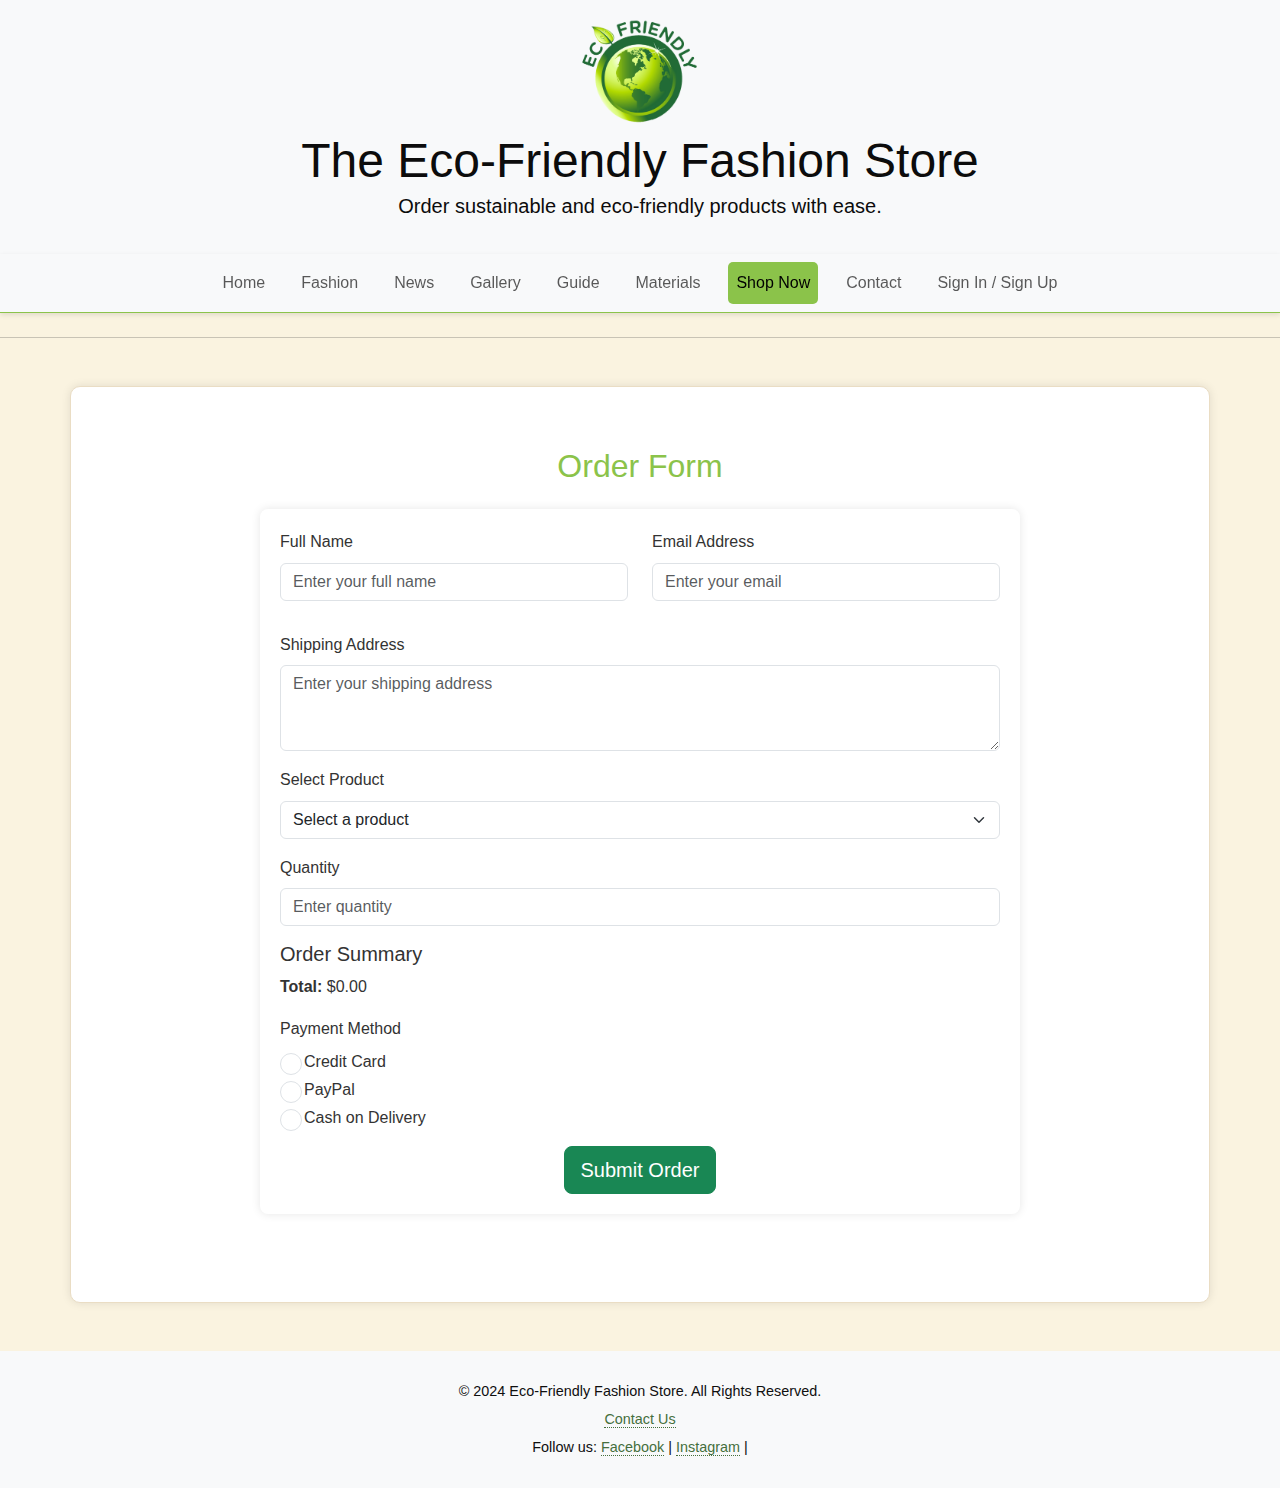
<file: order.html>
<!DOCTYPE html>
<html lang="en">
<head>
    <meta charset="UTF-8">
    <meta name="viewport" content="width=device-width, initial-scale=1.0">
    <meta name="description" content="Place your order for eco-friendly products from the Eco-Friendly Fashion Store.">
    <meta name="keywords" content="order form, eco-friendly fashion, sustainable products">
    <meta name="author" content="Eco-Friendly Fashion Store">
    <title>Order Form | Eco-Friendly Fashion Store</title>
    <link href="https://cdn.jsdelivr.net/npm/bootstrap@5.3.1/dist/css/bootstrap.min.css" rel="stylesheet">
    <link rel="stylesheet" href="style.css">
</head>
<body>
    <!-- Header Section -->
    <header class="bg-light py-3">
        <div class="container text-center">
            <img src="images/logo.png" alt="Eco-Friendly Fashion Logo" class="img-fluid mb-2" style="max-width: 120px;">
            <h1 class="display-5">The Eco-Friendly Fashion Store</h1>
            <p class="lead">Order sustainable and eco-friendly products with ease.</p>
        </div>
    </header>

    <!-- Navigation Section -->
    <nav class="navbar navbar-expand-lg navbar-light bg-light sticky-top">
        <div class="container">
            <button class="navbar-toggler" type="button" data-bs-toggle="collapse" data-bs-target="#navbarNav" aria-controls="navbarNav" aria-expanded="false" aria-label="Toggle navigation">
                <span class="navbar-toggler-icon"></span>
            </button>
            <div class="collapse navbar-collapse" id="navbarNav">
                <ul class="navbar-nav mx-auto">
                    <li class="nav-item"><a class="nav-link" href="index.html">Home</a></li>
                    <li class="nav-item"><a class="nav-link" href="eco-fashion.html">Fashion</a></li>
                    <li class="nav-item"><a class="nav-link" href="newspage.html">News</a></li>
                    <li class="nav-item"><a class="nav-link" href="store-gallery.html">Gallery</a></li>
                    <li class="nav-item"><a class="nav-link" href="waste-reduction.html">Guide</a></li>
                    <li class="nav-item"><a class="nav-link" href="eco-table.html">Materials</a></li>
                    <li class="nav-item"><a class="nav-link active" href="order.html">Shop Now</a></li>
                    <li class="nav-item"><a class="nav-link" href="contact.html">Contact</a></li>
                    <li class="nav-item"><a class="nav-link" href="auth.html">Sign In / Sign Up</a></li>
                </ul>
            </div>
        </div>
    </nav>

    <hr class="my-4">

    <!-- Main Content -->
    <main class="container my-5">
        <section id="order-form" class="mb-5">
            <h2 class="text-center mb-4">Order Form</h2>
            <form id="orderForm" class="needs-validation" novalidate>
                <!-- Name and Email -->
                <div class="row mb-3">
                    <div class="col-md-6">
                        <label for="name" class="form-label">Full Name</label>
                        <input type="text" id="name" name="name" class="form-control" placeholder="Enter your full name" required>
                        <div class="invalid-feedback">Please provide your full name.</div>
                    </div>
                    <div class="col-md-6">
                        <label for="email" class="form-label">Email Address</label>
                        <input type="email" id="email" name="email" class="form-control" placeholder="Enter your email" required>
                        <div class="invalid-feedback">Please provide a valid email address.</div>
                    </div>
                </div>

                <!-- Address -->
                <div class="mb-3">
                    <label for="address" class="form-label">Shipping Address</label>
                    <textarea id="address" name="address" class="form-control" rows="3" placeholder="Enter your shipping address" required></textarea>
                    <div class="invalid-feedback">Please provide your shipping address.</div>
                </div>

                <!-- Product Selection -->
                <div class="mb-3">
                    <label for="product" class="form-label">Select Product</label>
                    <select id="product" name="product" class="form-select" required>
                        <option value="" disabled selected>Select a product</option>
                        <option value="45" data-image="images/cotton-hoodie.jpg">Organic Cotton Hoodie - $45.00</option>
                        <option value="25" data-image="images/bamboo-tshirt.jpg">Bamboo T-Shirt - $25.00</option>
                        <option value="60" data-image="images/polyester-jacket.jpg">Recycled Polyester Jacket - $60.00</option>
                        <option value="15" data-image="images/eco-bag.jpg">Eco-Friendly Bag - $15.00</option>
                    </select>
                    <div class="invalid-feedback">Please select a product.</div>
                </div>

                

                <!-- Quantity -->
                <div class="mb-3">
                    <label for="quantity" class="form-label">Quantity</label>
                    <input type="number" id="quantity" name="quantity" class="form-control" placeholder="Enter quantity" min="1" max="100" required>
                    <div class="invalid-feedback">Please enter a valid quantity (1-100).</div>
                </div>

                <!-- Order Summary -->
                <div class="mb-3">
                    <h5>Order Summary</h5>
                    <p><strong>Total:</strong> $<span id="totalPrice">0.00</span></p>
                </div>

                <!-- Payment Method -->
                <div class="mb-3">
                    <label class="form-label">Payment Method</label>
                    <div class="form-check">
                        <input type="radio" id="credit-card" name="payment" value="credit-card" class="form-check-input" required>
                        <label for="credit-card" class="form-check-label">Credit Card</label>
                    </div>
                    <div class="form-check">
                        <input type="radio" id="paypal" name="payment" value="paypal" class="form-check-input" required>
                        <label for="paypal" class="form-check-label">PayPal</label>
                    </div>
                    <div class="form-check">
                        <input type="radio" id="cod" name="payment" value="cash-on-delivery" class="form-check-input" required>
                        <label for="cod" class="form-check-label">Cash on Delivery</label>
                    </div>
                    <div class="invalid-feedback">Please select a payment method.</div>
                </div>

                <!-- Submit Button -->
                <div class="text-center">
                    <button type="submit" class="btn btn-success btn-lg">Submit Order</button>
                </div>
            </form>
        </section>
    </main>

  <!-- Footer -->
  <footer class="bg-light py-4 text-center">
    <p>&copy; 2024 Eco-Friendly Fashion Store. All Rights Reserved.</p>
    <p><a href="contact.html">Contact Us</a></p>
    <p>
        Follow us: 
        <a href="https://facebook.com" target="_blank">Facebook</a> | 
        <a href="https://instagram.com" target="_blank">Instagram</a> | 
        
    </p>
</footer>

<!-- Custom JavaScript -->
<script src="main.js"></script>

<!-- Bootstrap Bundle JavaScript -->
<script src="https://cdn.jsdelivr.net/npm/bootstrap@5.3.1/dist/js/bootstrap.bundle.min.js"></script>
</body>
</html>
</file>
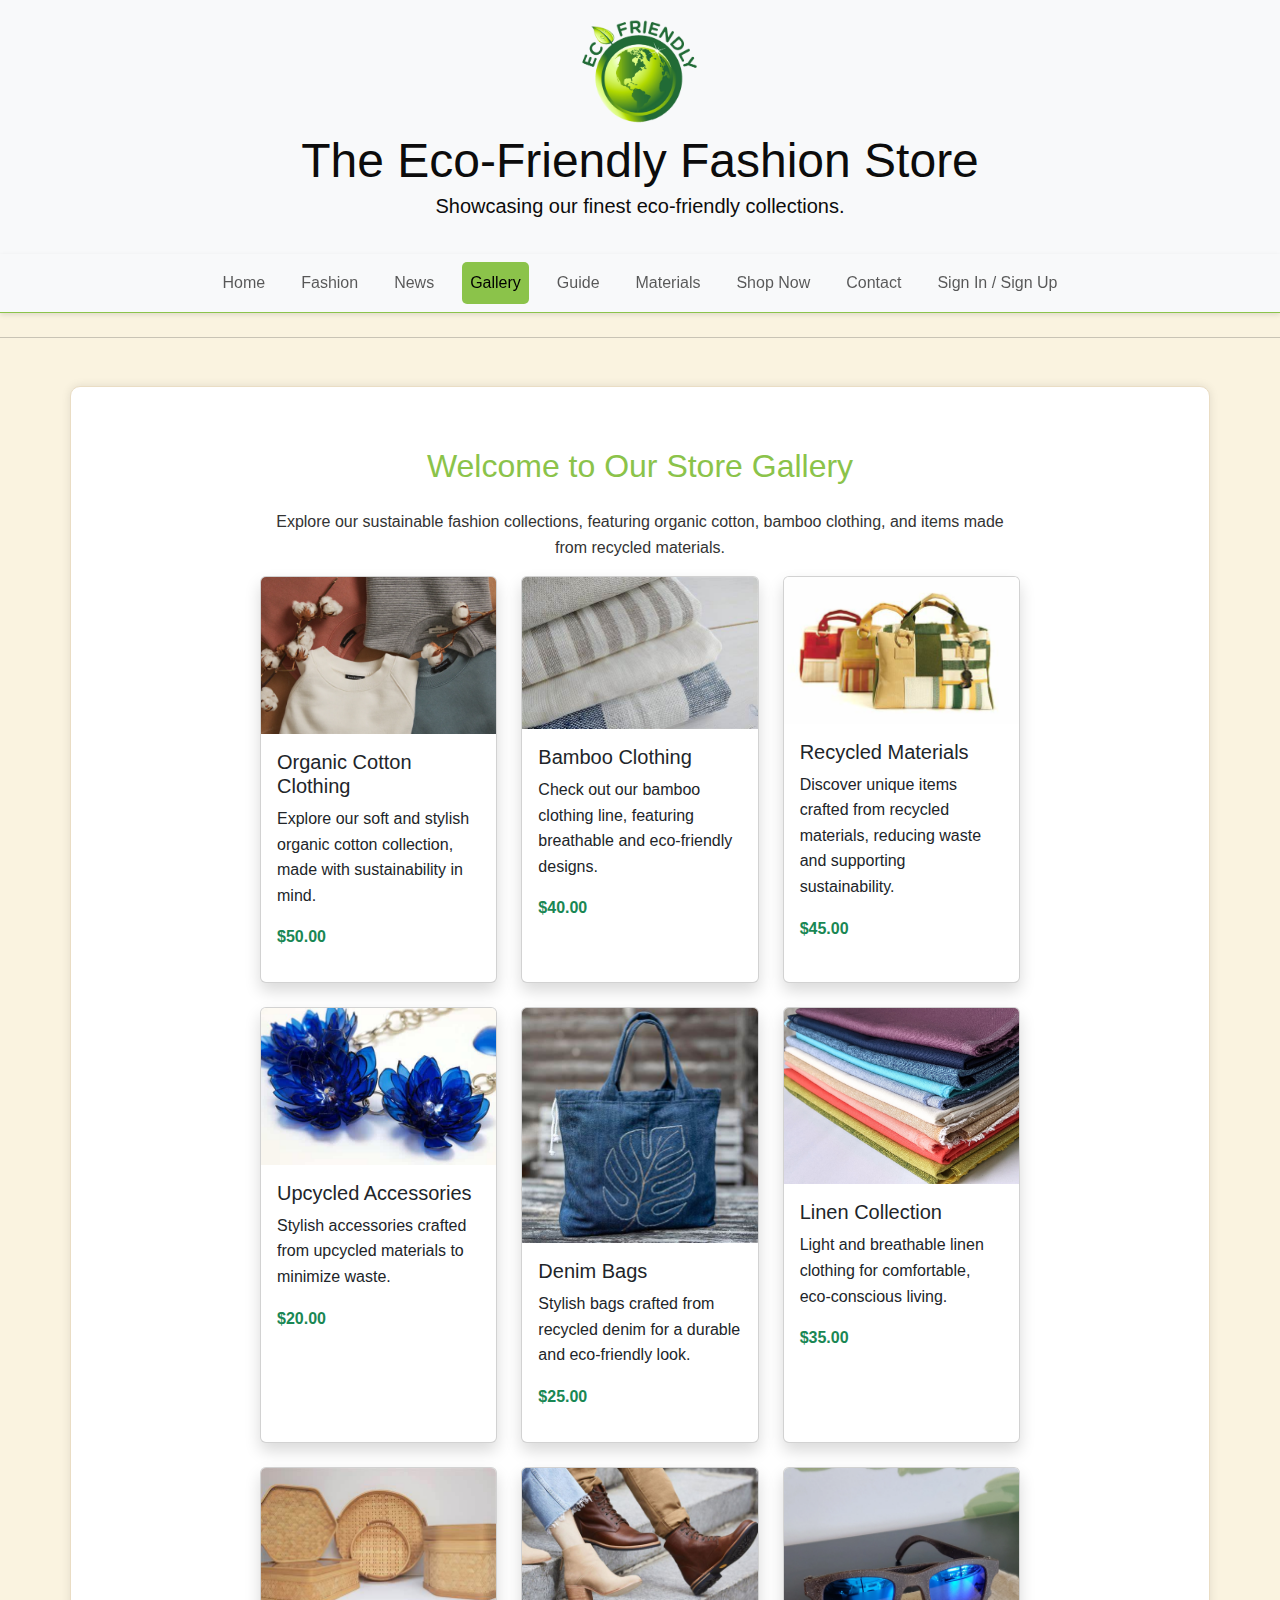
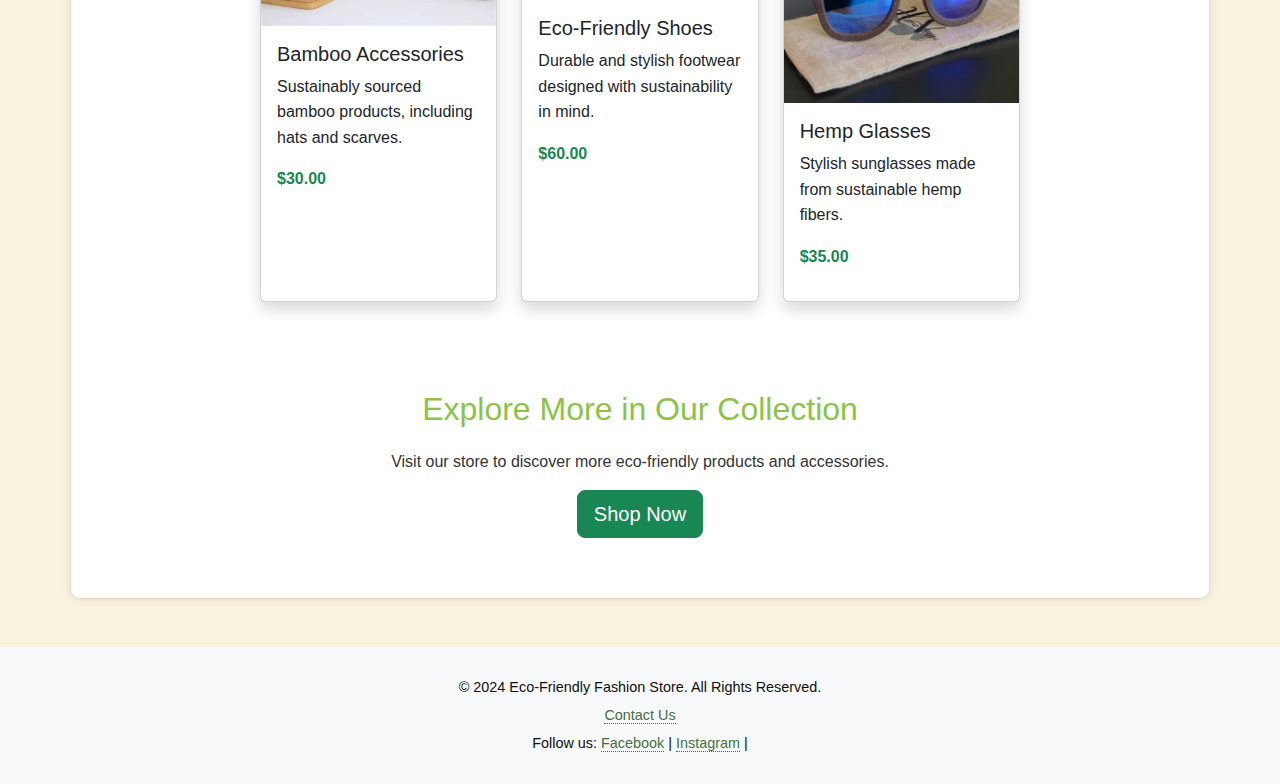
<file: store-gallery.html>
<!DOCTYPE html>
<html lang="en">
<head>
    <meta charset="UTF-8">
    <meta name="viewport" content="width=device-width, initial-scale=1.0">
    <meta name="description" content="Explore our store gallery showcasing eco-friendly fashion made from organic cotton, bamboo, and recycled materials.">
    <meta name="keywords" content="eco-friendly fashion gallery, organic cotton clothing, bamboo clothing, recycled materials">
    <meta name="author" content="Eco-Friendly Fashion Store">
    <title>Store Gallery | Eco-Friendly Fashion Store</title>
    <link href="https://cdn.jsdelivr.net/npm/bootstrap@5.3.1/dist/css/bootstrap.min.css" rel="stylesheet">
    <link rel="stylesheet" href="style.css">
</head>
<body>
    <!-- Header Section -->
    <header class="bg-light py-3">
        <div class="container text-center">
            <img src="images/logo.png" alt="Eco-Friendly Fashion Logo" class="img-fluid mb-2" style="max-width: 120px;">
            <h1 class="display-5">The Eco-Friendly Fashion Store</h1>
            <p class="lead">Showcasing our finest eco-friendly collections.</p>
        </div>
    </header>

    <!-- Navigation Section -->
    <nav class="navbar navbar-expand-lg navbar-light bg-light sticky-top">
        <div class="container">
            <button class="navbar-toggler" type="button" data-bs-toggle="collapse" data-bs-target="#navbarNav" aria-controls="navbarNav" aria-expanded="false" aria-label="Toggle navigation">
                <span class="navbar-toggler-icon"></span>
            </button>
            <div class="collapse navbar-collapse" id="navbarNav">
                <ul class="navbar-nav mx-auto">
                    <li class="nav-item"><a class="nav-link" href="index.html">Home</a></li>
                    <li class="nav-item"><a class="nav-link" href="eco-fashion.html">Fashion</a></li>
                    <li class="nav-item"><a class="nav-link" href="newspage.html">News</a></li>
                    <li class="nav-item"><a class="nav-link active" href="store-gallery.html">Gallery</a></li>
                    <li class="nav-item"><a class="nav-link" href="waste-reduction.html">Guide</a></li>
                    <li class="nav-item"><a class="nav-link" href="eco-table.html">Materials</a></li>
                    <li class="nav-item"><a class="nav-link" href="order.html">Shop Now</a></li>
                    <li class="nav-item"><a class="nav-link" href="contact.html">Contact</a></li>
                    <li class="nav-item"><a class="nav-link" href="auth.html">Sign In / Sign Up</a></li>

                </ul>
            </div>
        </div>
    </nav>

    <hr class="my-4">

    <!-- Main Content -->
    <main class="container my-5">
        <!-- Gallery Section -->
        <section id="gallery" class="mb-5">
            <h2 class="text-center mb-4">Welcome to Our Store Gallery</h2>
            <p class="text-center">Explore our sustainable fashion collections, featuring organic cotton, bamboo clothing, and items made from recycled materials.</p>

            <!-- Gallery Grid -->
            <div class="row g-4">
                <!-- Collection Items -->
                <div class="col-md-4">
                    <div class="card shadow">
                        <img src="images/Cotton-1200.jpg" class="card-img-top" alt="Organic Cotton Clothing">
                        <div class="card-body">
                            <h5 class="card-title">Organic Cotton Clothing</h5>
                            <p class="card-text">Explore our soft and stylish organic cotton collection, made with sustainability in mind.</p>
                            <p class="price text-success"><strong>$50.00</strong></p>
                        </div>
                    </div>
                </div>
                <div class="col-md-4">
                    <div class="card shadow">
                        <img src="images/bamboo-clothing-400.jpg" class="card-img-top" alt="Bamboo Clothing">
                        <div class="card-body">
                            <h5 class="card-title">Bamboo Clothing</h5>
                            <p class="card-text">Check out our bamboo clothing line, featuring breathable and eco-friendly designs.</p>
                            <p class="price text-success"><strong>$40.00</strong></p>
                        </div>
                    </div>
                </div>
                <div class="col-md-4">
                    <div class="card shadow">
                        <img src="images/recycled-material-400.jpg" class="card-img-top" alt="Recycled Materials Collection">
                        <div class="card-body">
                            <h5 class="card-title">Recycled Materials</h5>
                            <p class="card-text">Discover unique items crafted from recycled materials, reducing waste and supporting sustainability.</p>
                            <p class="price text-success"><strong>$45.00</strong></p>
                        </div>
                    </div>
                </div>
                <div class="col-md-4">
                    <div class="card shadow">
                        <img src="images/R.jpg" class="card-img-top" alt="Upcycled Accessories">
                        <div class="card-body">
                            <h5 class="card-title">Upcycled Accessories</h5>
                            <p class="card-text">Stylish accessories crafted from upcycled materials to minimize waste.</p>
                            <p class="price text-success"><strong>$20.00</strong></p>
                        </div>
                    </div>
                </div>
                <div class="col-md-4">
                    <div class="card shadow">
                        <img src="images/denim.jpg" class="card-img-top" alt="Recycled Denim Bags">
                        <div class="card-body">
                            <h5 class="card-title">Denim Bags</h5>
                            <p class="card-text">Stylish bags crafted from recycled denim for a durable and eco-friendly look.</p>
                            <p class="price text-success"><strong>$25.00</strong></p>
                        </div>
                    </div>
                </div>
                <div class="col-md-4">
                    <div class="card shadow">
                        <img src="images/linen-collection.jpg" class="card-img-top" alt="Linen Collection">
                        <div class="card-body">
                            <h5 class="card-title">Linen Collection</h5>
                            <p class="card-text">Light and breathable linen clothing for comfortable, eco-conscious living.</p>
                            <p class="price text-success"><strong>$35.00</strong></p>
                        </div>
                    </div>
                </div>
                <div class="col-md-4">
                    <div class="card shadow">
                        <img src="images/bamboo-accessories.png" class="card-img-top" alt="Bamboo Accessories">
                        <div class="card-body">
                            <h5 class="card-title">Bamboo Accessories</h5>
                            <p class="card-text">Sustainably sourced bamboo products, including hats and scarves.</p>
                            <p class="price text-success"><strong>$30.00</strong></p>
                        </div>
                    </div>
                </div>
                <div class="col-md-4">
                    <div class="card shadow">
                        <img src="images/eco-shoes.jpg" class="card-img-top" alt="Eco-Friendly Shoes">
                        <div class="card-body">
                            <h5 class="card-title">Eco-Friendly Shoes</h5>
                            <p class="card-text">Durable and stylish footwear designed with sustainability in mind.</p>
                            <p class="price text-success"><strong>$60.00</strong></p>
                        </div>
                    </div>
                </div>
                <div class="col-md-4">
                    <div class="card shadow">
                        <img src="images/glass.png" class="card-img-top" alt="Hemp Sunglasses">
                        <div class="card-body">
                            <h5 class="card-title">Hemp Glasses</h5>
                            <p class="card-text">Stylish sunglasses made from sustainable hemp fibers.</p>
                            <p class="price text-success"><strong>$35.00</strong></p>
                        </div>
                    </div>
                </div>
            </div>
        </section>

        <!-- Call to Action -->
        <section id="cta" class="text-center mt-5">
            <h2>Explore More in Our Collection</h2>
            <p>Visit our store to discover more eco-friendly products and accessories.</p>
            <a href="order.html" class="btn btn-success btn-lg">Shop Now</a>
        </section>
    </main>

    <!-- Footer -->
    <footer class="bg-light py-4 text-center">
        <p>&copy; 2024 Eco-Friendly Fashion Store. All Rights Reserved.</p>
        <p><a href="contact.html">Contact Us</a></p>
        <p>
            Follow us: 
            <a href="https://facebook.com" target="_blank">Facebook</a> | 
            <a href="https://instagram.com" target="_blank">Instagram</a> | 
            
        </p>
    </footer>
    
    <!-- Custom JavaScript -->
    <script src="main.js"></script>
    
    <!-- Bootstrap Bundle JavaScript -->
    <script src="https://cdn.jsdelivr.net/npm/bootstrap@5.3.1/dist/js/bootstrap.bundle.min.js"></script>
</body>
</html>
</file>
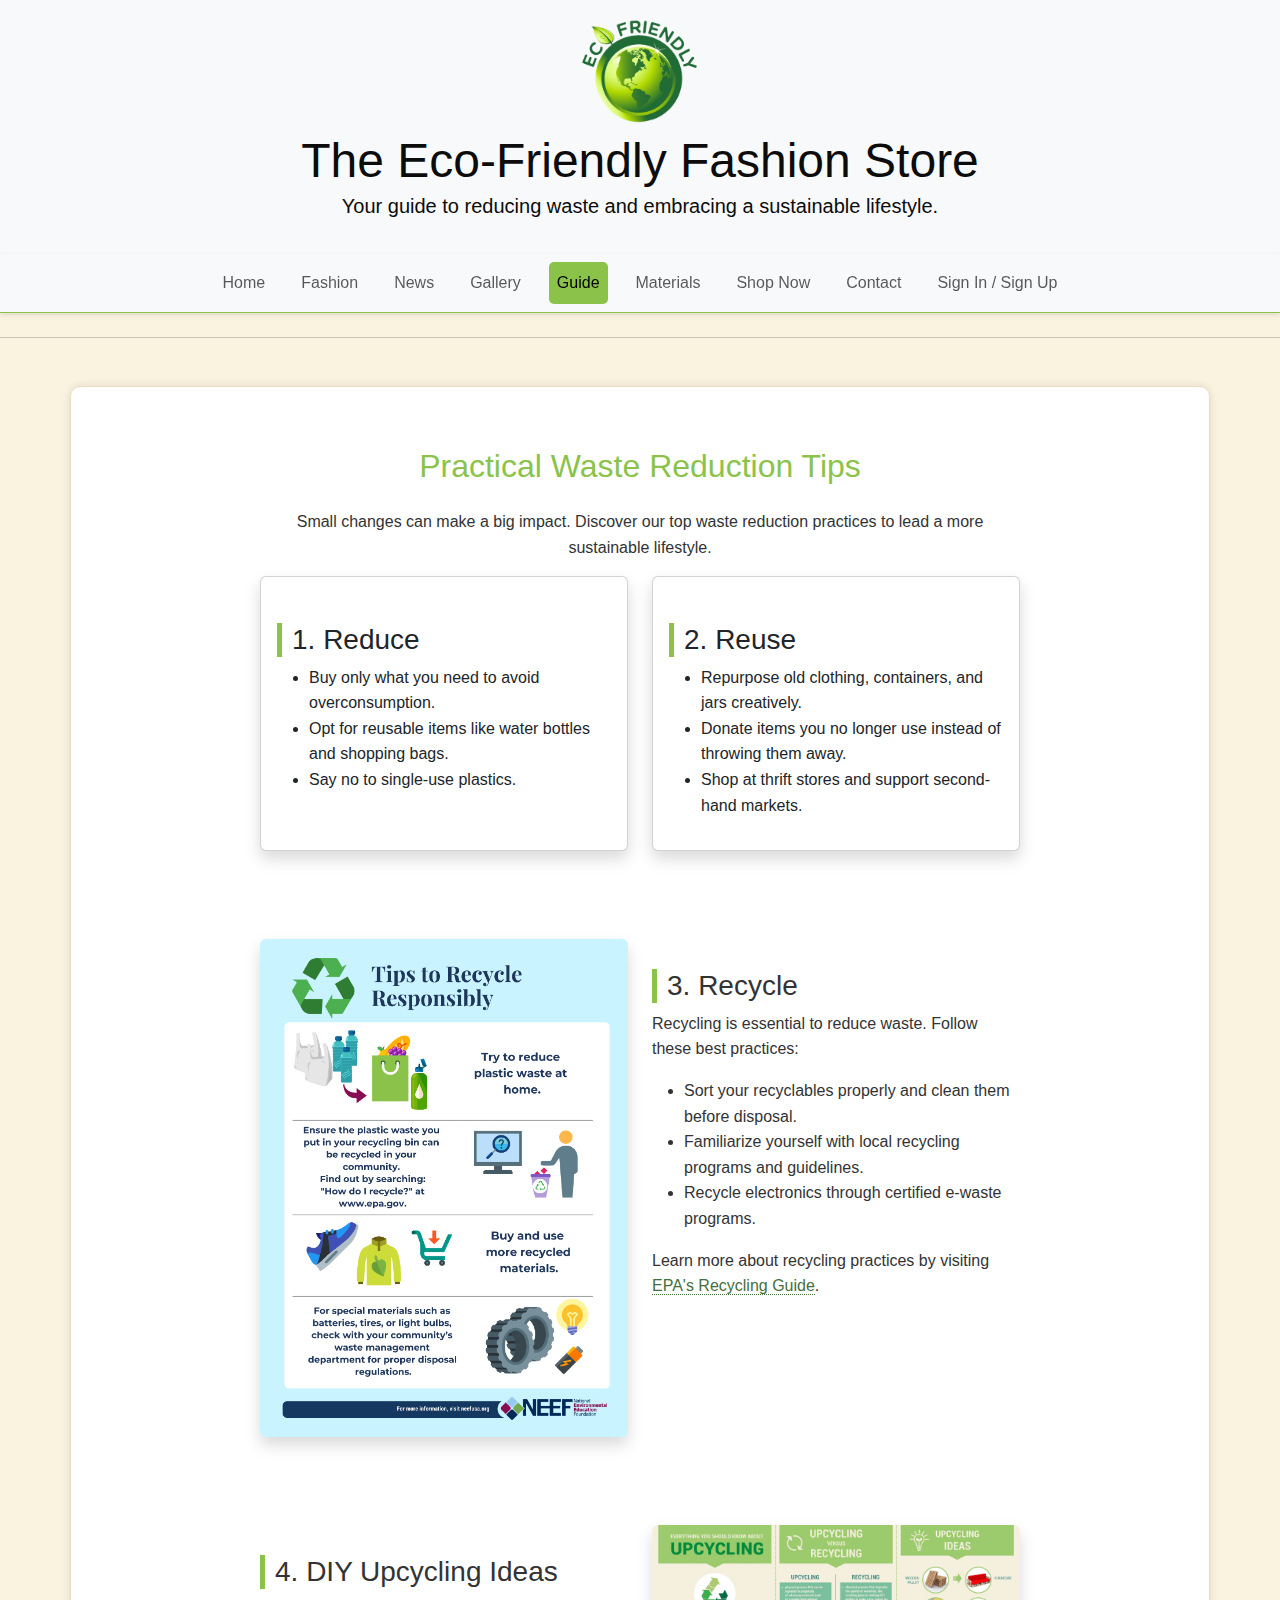
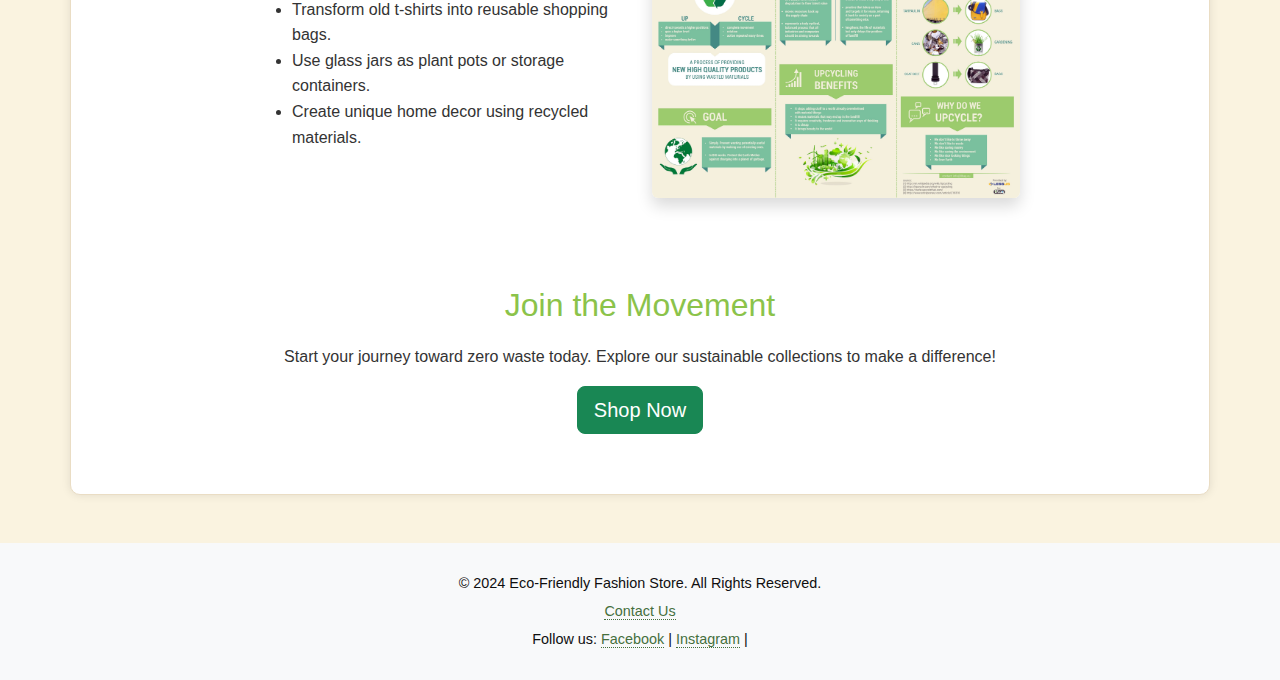
<file: waste-reduction.html>
<!DOCTYPE html>
<html lang="en">
<head>
    <meta charset="UTF-8">
    <meta name="viewport" content="width=device-width, initial-scale=1.0">
    <meta name="description" content="Learn practical waste reduction tips for a sustainable lifestyle with our Eco Guide.">
    <meta name="keywords" content="waste reduction, eco guide, sustainable living, reduce waste, eco-friendly practices">
    <meta name="author" content="Eco-Friendly Fashion Store">
    <title>Eco Guide | Waste Reduction Tips</title>
    <link href="https://cdn.jsdelivr.net/npm/bootstrap@5.3.1/dist/css/bootstrap.min.css" rel="stylesheet">
    <link rel="stylesheet" href="style.css">
</head>
<body>
    <!-- Skip to Content -->
    <a href="#main-content" class="visually-hidden-focusable">Skip to Content</a>

    <!-- Header Section -->
    <header class="bg-light py-3">
        <div class="container text-center">
            <img src="images/logo.png" alt="Eco-Friendly Fashion Logo" class="img-fluid mb-2" style="max-width: 120px;">
            <h1 class="display-5">The Eco-Friendly Fashion Store</h1>
            <p class="lead">Your guide to reducing waste and embracing a sustainable lifestyle.</p>
        </div>
    </header>

    <!-- Navigation Section -->
    <nav class="navbar navbar-expand-lg navbar-light bg-light sticky-top">
        <div class="container">
            <button class="navbar-toggler" type="button" data-bs-toggle="collapse" data-bs-target="#navbarNav" aria-controls="navbarNav" aria-expanded="false" aria-label="Toggle navigation">
                <span class="navbar-toggler-icon"></span>
            </button>
            <div class="collapse navbar-collapse" id="navbarNav">
                <ul class="navbar-nav mx-auto">
                    <li class="nav-item"><a class="nav-link" href="index.html">Home</a></li>
                    <li class="nav-item"><a class="nav-link" href="eco-fashion.html">Fashion</a></li>
                    <li class="nav-item"><a class="nav-link" href="newspage.html">News</a></li>
                    <li class="nav-item"><a class="nav-link" href="store-gallery.html">Gallery</a></li>
                    <li class="nav-item"><a class="nav-link active" href="waste-reduction.html">Guide</a></li>
                    <li class="nav-item"><a class="nav-link" href="eco-table.html">Materials</a></li>
                    <li class="nav-item"><a class="nav-link" href="order.html">Shop Now</a></li>
                    <li class="nav-item"><a class="nav-link" href="contact.html">Contact</a></li>
                    <li class="nav-item"><a class="nav-link" href="auth.html">Sign In / Sign Up</a></li>
                </ul>
            </div>
        </div>
    </nav>

    <hr class="my-4">

    <!-- Main Content -->
    <main id="main-content" class="container my-5">
        <!-- Waste Reduction Tips Section -->
        <section id="waste-reduction" class="mb-5">
            <h2 class="text-center mb-4">Practical Waste Reduction Tips</h2>
            <p class="text-center">Small changes can make a big impact. Discover our top waste reduction practices to lead a more sustainable lifestyle.</p>
            
            <div class="row">
                <div class="col-md-6">
                    <div class="card shadow h-100">
                        <div class="card-body">
                            <h3 class="card-title">1. Reduce</h3>
                            <ul>
                                <li>Buy only what you need to avoid overconsumption.</li>
                                <li>Opt for reusable items like water bottles and shopping bags.</li>
                                <li>Say no to single-use plastics.</li>
                            </ul>
                        </div>
                    </div>
                </div>
                <div class="col-md-6">
                    <div class="card shadow h-100">
                        <div class="card-body">
                            <h3 class="card-title">2. Reuse</h3>
                            <ul>
                                <li>Repurpose old clothing, containers, and jars creatively.</li>
                                <li>Donate items you no longer use instead of throwing them away.</li>
                                <li>Shop at thrift stores and support second-hand markets.</li>
                            </ul>
                        </div>
                    </div>
                </div>
            </div>
        </section>

        <!-- Recycling Tips Section -->
        <section id="recycling" class="mb-5">
            <div class="row">
                <div class="col-md-6">
                    <img src="images/recycle-tips.jpg" alt="Recycling Tips" class="img-fluid rounded shadow">
                </div>
                <div class="col-md-6">
                    <h3>3. Recycle</h3>
                    <p>Recycling is essential to reduce waste. Follow these best practices:</p>
                    <ul>
                        <li>Sort your recyclables properly and clean them before disposal.</li>
                        <li>Familiarize yourself with local recycling programs and guidelines.</li>
                        <li>Recycle electronics through certified e-waste programs.</li>
                    </ul>
                    <p>Learn more about recycling practices by visiting <a href="https://www.epa.gov/recycle" target="_blank">EPA's Recycling Guide</a>.</p>
                </div>
            </div>
        </section>

        <!-- DIY Section -->
        <section id="diy" class="mb-5">
            <div class="row">
                <div class="col-md-6">
                    <h3>4. DIY Upcycling Ideas</h3>
                    <ul>
                        <li>Transform old t-shirts into reusable shopping bags.</li>
                        <li>Use glass jars as plant pots or storage containers.</li>
                        <li>Create unique home decor using recycled materials.</li>
                    </ul>
                </div>
                <div class="col-md-6">
                    <img src="images/OIP.jpg" alt="DIY Upcycling Ideas" class="img-fluid rounded shadow">
                </div>
            </div>
        </section>

        <!-- Call to Action -->
        <section id="cta" class="text-center mt-5">
            <h2>Join the Movement</h2>
            <p>Start your journey toward zero waste today. Explore our sustainable collections to make a difference!</p>
            <a href="order.html" class="btn btn-success btn-lg">Shop Now</a>
        </section>
    </main>

     <!-- Footer -->
     <footer class="bg-light py-4 text-center">
        <p>&copy; 2024 Eco-Friendly Fashion Store. All Rights Reserved.</p>
        <p><a href="contact.html">Contact Us</a></p>
        <p>
            Follow us: 
            <a href="https://facebook.com" target="_blank">Facebook</a> | 
            <a href="https://instagram.com" target="_blank">Instagram</a> | 
            
        </p>
    </footer>
    
    <!-- Custom JavaScript -->
    <script src="main.js"></script>
    
    <!-- Bootstrap Bundle JavaScript -->
    <script src="https://cdn.jsdelivr.net/npm/bootstrap@5.3.1/dist/js/bootstrap.bundle.min.js"></script>
</body>
</html>
</file>
<file: style.css>
/* General Styles */
:root {
    --primary-green: #8bc34a;
    --secondary-green: #f3f3f3;
    --dark-green: #456f3d;
    --earth-tone: #faf3e0;
    --text-color: #333;
    --border-color: #EADDC4;
    --shadow-color: rgba(0, 0, 0, 0.1);
    --accent-color: #783F27;
}

html {
    box-sizing: border-box;
    scroll-behavior: smooth; /* Smooth scrolling for navigation */
}

*, *::before, *::after {
    box-sizing: inherit;
}

body {
    font-family: 'Poppins', sans-serif;
    background-color: var(--earth-tone);
    margin: 0;
    padding: 0;
    color: var(--text-color);
    line-height: 1.6;
}

/* Header */
header {
    text-align: center;
    padding: 30px;
    background-color: var(--primary-green);
    color: rgb(12, 12, 12);
}

header .logo {
    width: 120px;
    height: auto;
    margin-bottom: 10px;
}

header h1 {
    font-size: 2.5em;
    margin: 0;
}

/* Navigation */
nav {
    background-color: white;
    border-bottom: 1px solid var(--primary-green);
    box-shadow: 0 2px 5px var(--shadow-color);
    position: sticky;
    top: 0;
    z-index: 1000;
}

nav ul {
    list-style-type: none;
    margin: 0;
    padding: 0;
    display: flex;
    justify-content: center;
    gap: 20px; /* Spacing between tabs */
}

nav ul li {
    margin: 0;
}

nav ul li a {
    color: var(--dark-green);
    text-decoration: none;
    font-weight: bold;
    padding: 10px 15px;
    border-radius: 5px;
    transition: background-color 0.3s, color 0.3s;
}

nav ul li a:hover,
nav ul li a:focus,
nav ul li a.active {
    background-color: var(--primary-green);
    color: white;
}

/* Main Content */
main {
    padding: 20px;
    margin: 20px auto;
    max-width: 1200px;
    background-color: white;
    border: 1px solid var(--border-color);
    border-radius: 10px;
    box-shadow: 0 0 10px var(--shadow-color);
}

h2 {
    color: var(--primary-green);
    margin-bottom: 20px;
}

h3 {
    margin-top: 30px;
    border-left: 5px solid var(--primary-green);
    padding-left: 10px;
}

/* Links */
a {
    color: var(--dark-green);
    text-decoration: none;
    border-bottom: 1px dotted var(--dark-green);
    transition: color 0.3s, border-bottom-color 0.3s;
}

a:hover {
    color: var(--primary-green);
    border-bottom-color: var(--primary-green);
}

/* Sections */
section {
    margin: 20px auto;
    padding: 20px;
    width: 90%;
    max-width: 800px;
}

blockquote {
    background-color: var(--secondary-green);
    border-left: 5px solid var(--primary-green);
    margin: 20px 0;
    padding: 15px;
    font-style: italic;
    border-radius: 5px;
}

/* Articles */
article {
    background-color: white;
    border: 1px solid var(--primary-green);
    margin: 20px 0;
    padding: 20px;
    border-radius: 10px;
    box-shadow: 0 2px 5px var(--shadow-color);
}

/* Footer */
footer {
    background-color: var(--primary-green);
    color: rgb(15, 15, 15);
    text-align: center;
    padding: 15px;
    font-size: 0.9em;
}

footer p {
    margin: 5px 0;
}

/* Form Styling */
form {
    background: white;
    padding: 20px;
    border-radius: 8px;
    box-shadow: 0 0 10px var(--shadow-color);
}

form input,
form textarea,
form select {
    width: 100%;
    padding: 10px;
    margin-bottom: 15px;
    border: 1px solid var(--border-color);
    border-radius: 5px;
    font-size: 1em;
}

form button {
    background-color: var(--primary-green);
    color: white;
    padding: 10px 20px;
    border: none;
    border-radius: 5px;
    font-size: 1.1em;
    cursor: pointer;
    transition: background-color 0.3s;
}

form button:hover {
    background-color: var(--dark-green);
}

/* Video */
video {
    width: 100%;
    border-radius: 8px;
    box-shadow: 0 0 10px var(--shadow-color);
}

/* Responsive Styles */
@media (max-width: 768px) {
    nav ul {
        flex-direction: column;
    }

    nav ul li {
        margin: 10px 0;
    }

    main {
        padding: 15px;
    }

    header h1 {
        font-size: 2em;
    }
}

@media (max-width: 480px) {
    nav ul {
        flex-direction: column;
        align-items: center;
    }

    nav ul li a {
        padding: 10px;
        text-align: center;
    }

    main {
        padding: 10px;
    }
}

button:hover {
    background-color: #456f3d;
    color: white;
    transform: scale(1.05);
    transition: all 0.3s ease;
}
/* Ensure the animated-fashion image is responsive */
.animated-fashion {
    animation: bounce 3s infinite ease-in-out;
    max-width: 100%; /* Scale down to fit the container width */
    height: auto; /* Maintain aspect ratio */
    display: block; /* Center the image horizontally */
    margin: 0 auto; /* Center-align */
    border-radius: 8px; /* Optional: Add rounded corners */
    box-shadow: 0 2px 10px rgba(0, 0, 0, 0.1); /* Optional: Add a subtle shadow */
}

/* Media query for small screens */
@media (max-width: 768px) {
    .animated-fashion {
        max-width: 90%; /* Slightly smaller on smaller screens */
    }
}


@keyframes bounce {
    0%, 100% {
        transform: translateY(0); /* Default position */
    }
    50% {
        transform: translateY(-15px); /* Move up by 15px */
    }
}

/* Uniform card height for product boxes */
.card {
    height: 100%; /* Make sure all cards are the same height */
    display: flex;
    flex-direction: column;
    justify-content: space-between; /* Evenly distribute content */
}
</file>
